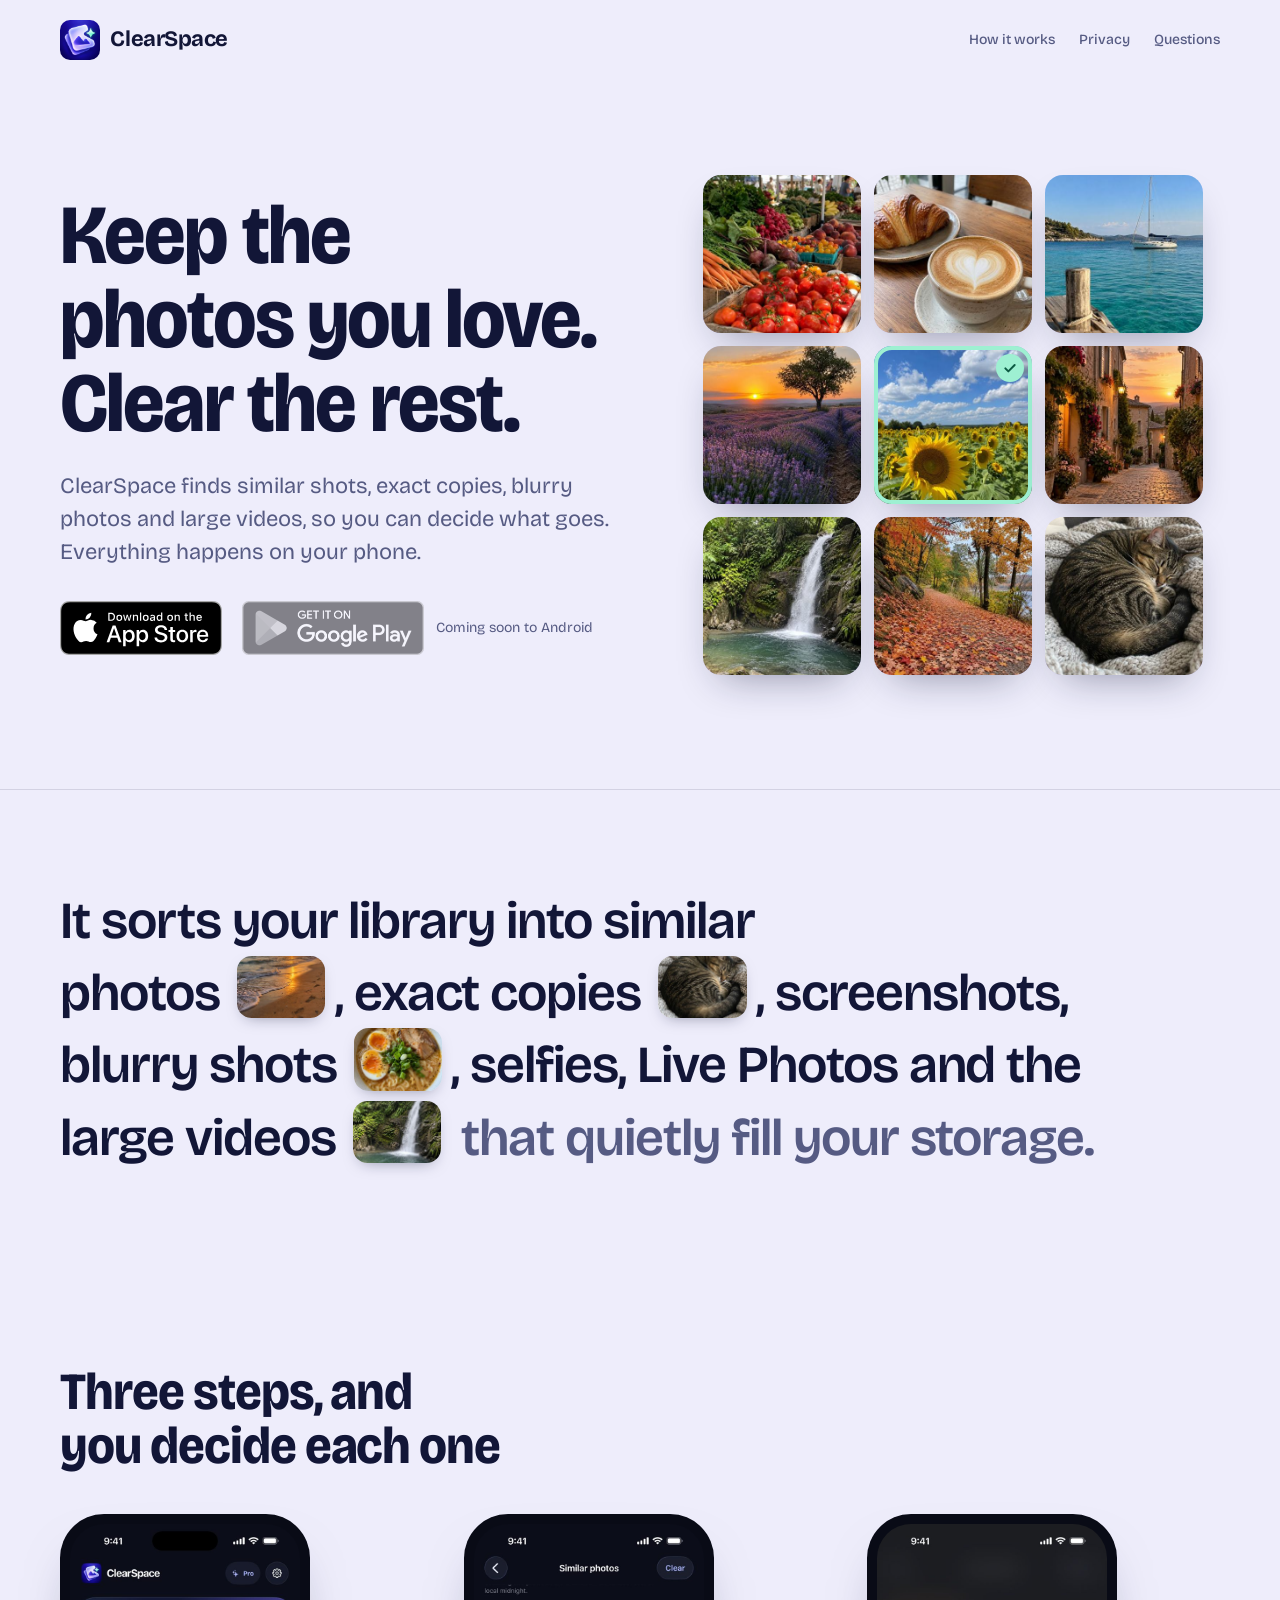
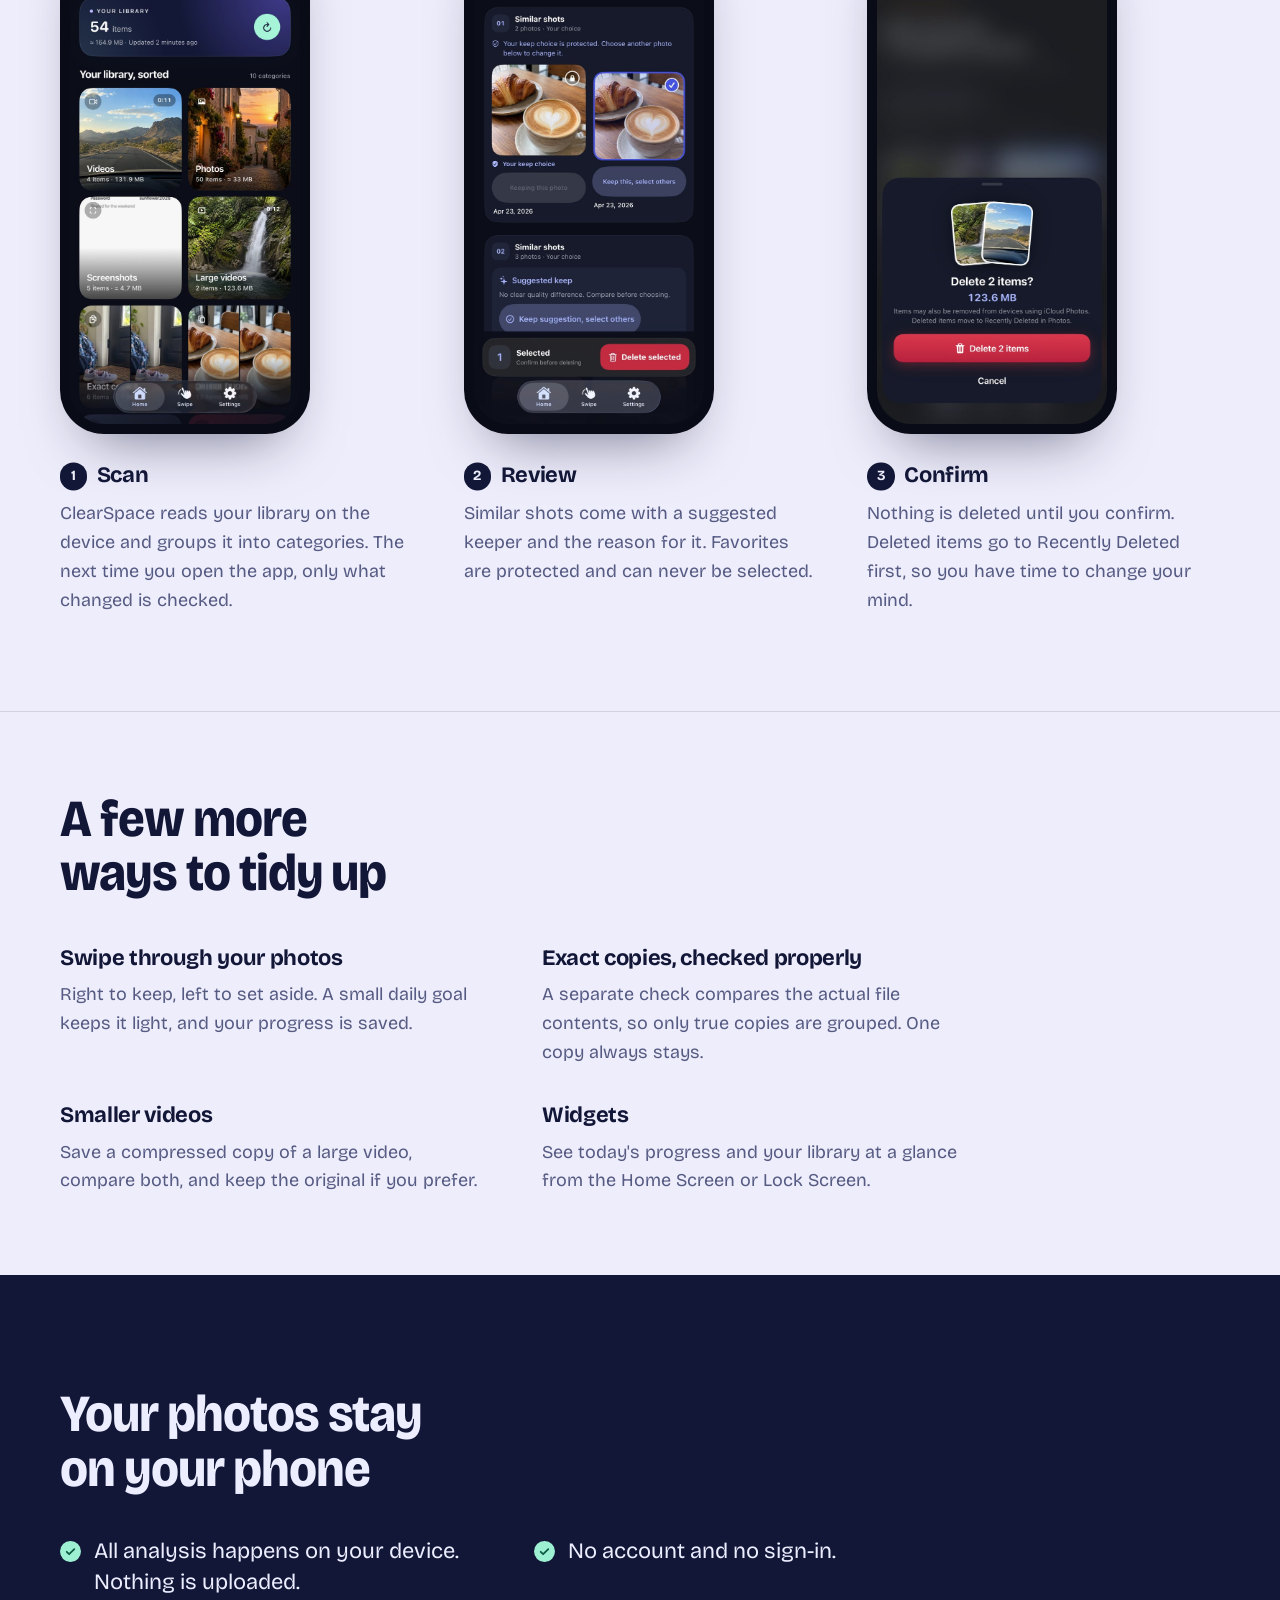
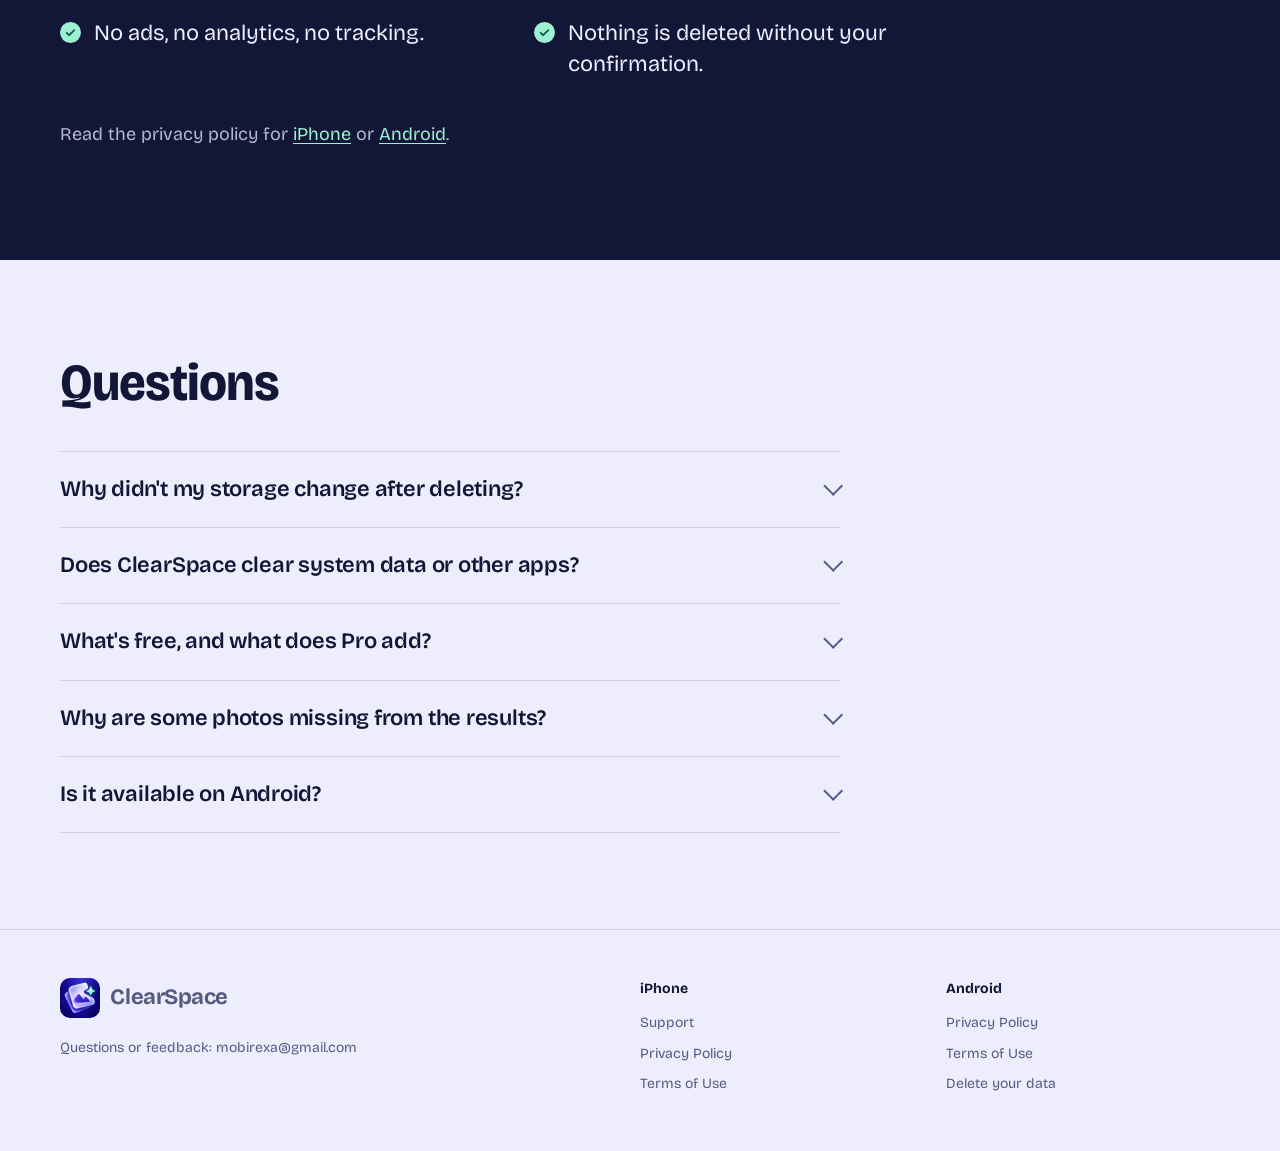
<file: index.html>
<!doctype html>
<html lang="en">
<head>
<meta charset="utf-8">
<meta name="viewport" content="width=device-width, initial-scale=1">
<title>ClearSpace – Photo Cleanup for iPhone and Android</title>
<meta name="description" content="ClearSpace finds similar shots, exact copies, blurry photos and large videos, so you can decide what goes. Everything happens on your phone.">
<meta property="og:title" content="ClearSpace – Photo Cleanup">
<meta property="og:description" content="Find similar shots, exact copies, blurry photos and large videos. Your photos never leave your phone.">
<meta property="og:image" content="https://clearspaceapp.github.io/img/icon.png">
<link rel="icon" href="img/icon.png">
<link rel="apple-touch-icon" href="img/icon.png">
<link rel="preconnect" href="https://fonts.googleapis.com">
<link rel="preconnect" href="https://fonts.gstatic.com" crossorigin>
<link rel="stylesheet" href="https://fonts.googleapis.com/css2?family=Bricolage+Grotesque:opsz,wdth,wght@12..96,75..100,400..800&display=swap">
<link rel="stylesheet" href="assets/site.css?v=2">
</head>
<body>
<header class="site-header">
  <div class="wrap">
    <a class="brand" href="./"><img src="img/icon.png" alt="" width="40" height="40">ClearSpace</a>
    <nav class="site-nav" aria-label="Sections">
      <a href="#how">How it works</a>
      <a href="#privacy">Privacy</a>
      <a href="#faq">Questions</a>
    </nav>
  </div>
</header>

<main>
  <section class="hero">
    <div class="wrap">
      <div>
        <h1>Keep the photos you love. Clear the rest.</h1>
        <p class="lede">ClearSpace finds similar shots, exact copies, blurry photos and large videos, so you can decide what goes. Everything happens on your phone.</p>
        <div class="stores">
          <a class="store" href="https://apps.apple.com/app/id6824030612" aria-label="Download ClearSpace on the App Store">
            <img src="img/app-store-badge.svg" alt="Download on the App Store" width="162" height="54">
          </a>
          <span class="store-soon">
            <img src="img/google-play-badge.png" alt="Google Play" width="182" height="54">
            <span>Coming soon to Android</span>
          </span>
        </div>
      </div>

      <figure class="tidy" aria-label="A scattered pile of photos settling into a tidy grid; two duplicates disappear and one photo is marked as kept.">
        <!-- 3 × 3 grid; --sx/--sy/--sr is the scattered start, --col/--row the sorted place -->
        <div class="tile"      style="--i:0;--col:0;--row:0;--sx:22%;--sy:30%;--sr:-14deg"><img src="img/photos/p16.jpg" alt=""></div>
        <div class="tile"      style="--i:1;--col:1;--row:0;--sx:44%;--sy:18%;--sr:9deg"><img src="img/photos/p03.jpg" alt=""></div>
        <div class="tile"      style="--i:2;--col:2;--row:0;--sx:58%;--sy:36%;--sr:18deg"><img src="img/photos/p23.jpg" alt=""></div>
        <div class="tile"      style="--i:3;--col:0;--row:1;--sx:10%;--sy:44%;--sr:7deg"><img src="img/photos/p18.jpg" alt=""></div>
        <div class="tile kept" style="--i:4;--col:1;--row:1;--sx:34%;--sy:40%;--sr:-6deg"><img src="img/photos/p10.jpg" alt=""></div>
        <div class="tile"      style="--i:5;--col:2;--row:1;--sx:52%;--sy:52%;--sr:-16deg"><img src="img/photos/p06.jpg" alt=""></div>
        <div class="tile"      style="--i:6;--col:0;--row:2;--sx:26%;--sy:58%;--sr:12deg"><img src="img/photos/p20.jpg" alt=""></div>
        <div class="tile"      style="--i:7;--col:1;--row:2;--sx:46%;--sy:62%;--sr:-9deg"><img src="img/photos/p22.jpg" alt=""></div>
        <div class="tile"      style="--i:8;--col:2;--row:2;--sx:40%;--sy:28%;--sr:4deg"><img src="img/photos/p13.jpg" alt=""></div>
        <!-- duplicates land on their originals, then drop out -->
        <div class="tile copy" style="--i:9;--col:1;--row:0;--sx:30%;--sy:50%;--sr:20deg"><img src="img/photos/p03.jpg" alt=""></div>
        <div class="tile copy" style="--i:10;--col:2;--row:1;--sx:16%;--sy:22%;--sr:-20deg"><img src="img/photos/p06.jpg" alt=""></div>
      </figure>
    </div>
  </section>

  <section class="finds" aria-label="What ClearSpace finds">
    <div class="wrap">
      <p>
        It sorts your library into
        similar <span class="nb">photos <img class="chip" src="img/photos/p01.jpg" alt="">,</span>
        exact <span class="nb">copies <img class="chip" src="img/photos/p13.jpg" alt="">,</span>
        screenshots, blurry <span class="nb">shots <img class="chip" src="img/photos/p09.jpg" alt="">,</span>
        selfies, Live Photos and the large <span class="nb">videos <img class="chip" src="img/photos/p20.jpg" alt=""></span>
        <span class="soft">that quietly fill your storage.</span>
      </p>
    </div>
  </section>

  <section class="steps" id="how">
    <div class="wrap">
      <h2>Three steps, and you decide each one</h2>
      <ol class="step-list">
        <li>
          <figure class="phone"><img src="img/screens/home.jpg" alt="ClearSpace home screen with categories for videos, photos, screenshots and large videos." loading="lazy" width="640" height="1391"></figure>
          <h3>Scan</h3>
          <p>ClearSpace reads your library on the device and groups it into categories. The next time you open the app, only what changed is checked.</p>
        </li>
        <li>
          <figure class="phone"><img src="img/screens/similar.jpg" alt="Two similar coffee photos, one marked as your keep choice." loading="lazy" width="640" height="1391"></figure>
          <h3>Review</h3>
          <p>Similar shots come with a suggested keeper and the reason for it. Favorites are protected and can never be selected.</p>
        </li>
        <li>
          <figure class="phone"><img src="img/screens/delete.jpg" alt="Confirmation card asking to delete two items totaling 123.6 MB." loading="lazy" width="640" height="1391"></figure>
          <h3>Confirm</h3>
          <p>Nothing is deleted until you confirm. Deleted items go to Recently Deleted first, so you have time to change your mind.</p>
        </li>
      </ol>
    </div>
  </section>

  <section class="more">
    <div class="wrap">
      <h2>A few more ways to tidy up</h2>
      <dl>
        <div><dt>Swipe through your photos</dt><dd>Right to keep, left to set aside. A small daily goal keeps it light, and your progress is saved.</dd></div>
        <div><dt>Exact copies, checked properly</dt><dd>A separate check compares the actual file contents, so only true copies are grouped. One copy always stays.</dd></div>
        <div><dt>Smaller videos</dt><dd>Save a compressed copy of a large video, compare both, and keep the original if you prefer.</dd></div>
        <div><dt>Widgets</dt><dd>See today's progress and your library at a glance from the Home Screen or Lock Screen.</dd></div>
      </dl>
    </div>
  </section>

  <section class="privacy" id="privacy">
    <div class="wrap">
      <h2>Your photos stay on your phone</h2>
      <ul>
        <li>All analysis happens on your device. Nothing is uploaded.</li>
        <li>No account and no sign-in.</li>
        <li>No ads, no analytics, no tracking.</li>
        <li>Nothing is deleted without your confirmation.</li>
      </ul>
      <p>Read the privacy policy for <a href="ios/privacy.html">iPhone</a> or <a href="privacy.html">Android</a>.</p>
    </div>
  </section>

  <section class="faq" id="faq">
    <div class="wrap">
      <h2>Questions</h2>
      <details>
        <summary>Why didn't my storage change after deleting?</summary>
        <p>Deleted items move to Recently Deleted (on Android, the trash) and stay there for 30 days. Empty it in your photo app to free the space right away.</p>
      </details>
      <details>
        <summary>Does ClearSpace clear system data or other apps?</summary>
        <p>No. It organizes your photo and video library. It doesn't touch system storage, caches or other apps.</p>
      </details>
      <details>
        <summary>What's free, and what does Pro add?</summary>
        <p>Scanning, previews and reviewing are free, with a daily allowance of deletions and compressed video saves. ClearSpace Pro removes the daily limits. Prices and any free trial are shown in the app before you buy.</p>
      </details>
      <details>
        <summary>Why are some photos missing from the results?</summary>
        <p>Photos stored only in iCloud or the cloud are skipped until they're on the device. If you allowed access to selected photos only, just those are scanned.</p>
      </details>
      <details>
        <summary>Is it available on Android?</summary>
        <p>ClearSpace is on the App Store for iPhone. The Android version is coming soon to Google Play.</p>
      </details>
    </div>
  </section>
</main>

<footer class="site-footer">
  <div class="wrap">
    <div class="about">
      <a class="brand" href="./"><img src="img/icon.png" alt="" width="40" height="40">ClearSpace</a>
      <p>Questions or feedback: <a href="mailto:mobirexa@gmail.com">mobirexa@gmail.com</a></p>
    </div>
    <div>
      <h2>iPhone</h2>
      <ul>
        <li><a href="ios/support.html">Support</a></li>
        <li><a href="ios/privacy.html">Privacy Policy</a></li>
        <li><a href="https://www.apple.com/legal/internet-services/itunes/dev/stdeula/">Terms of Use</a></li>
      </ul>
    </div>
    <div>
      <h2>Android</h2>
      <ul>
        <li><a href="privacy.html">Privacy Policy</a></li>
        <li><a href="terms.html">Terms of Use</a></li>
        <li><a href="delete.html">Delete your data</a></li>
      </ul>
    </div>
  </div>
</footer>

<script>
  // Play the tidy-up once, when the hero is on screen.
  const tidy = document.querySelector('.tidy');
  if (tidy && 'IntersectionObserver' in window) {
    new IntersectionObserver((entries, observer) => {
      if (entries[0].isIntersecting) { tidy.classList.add('play'); observer.disconnect(); }
    }).observe(tidy);
  }
</script>
</body>
</html>
</file>
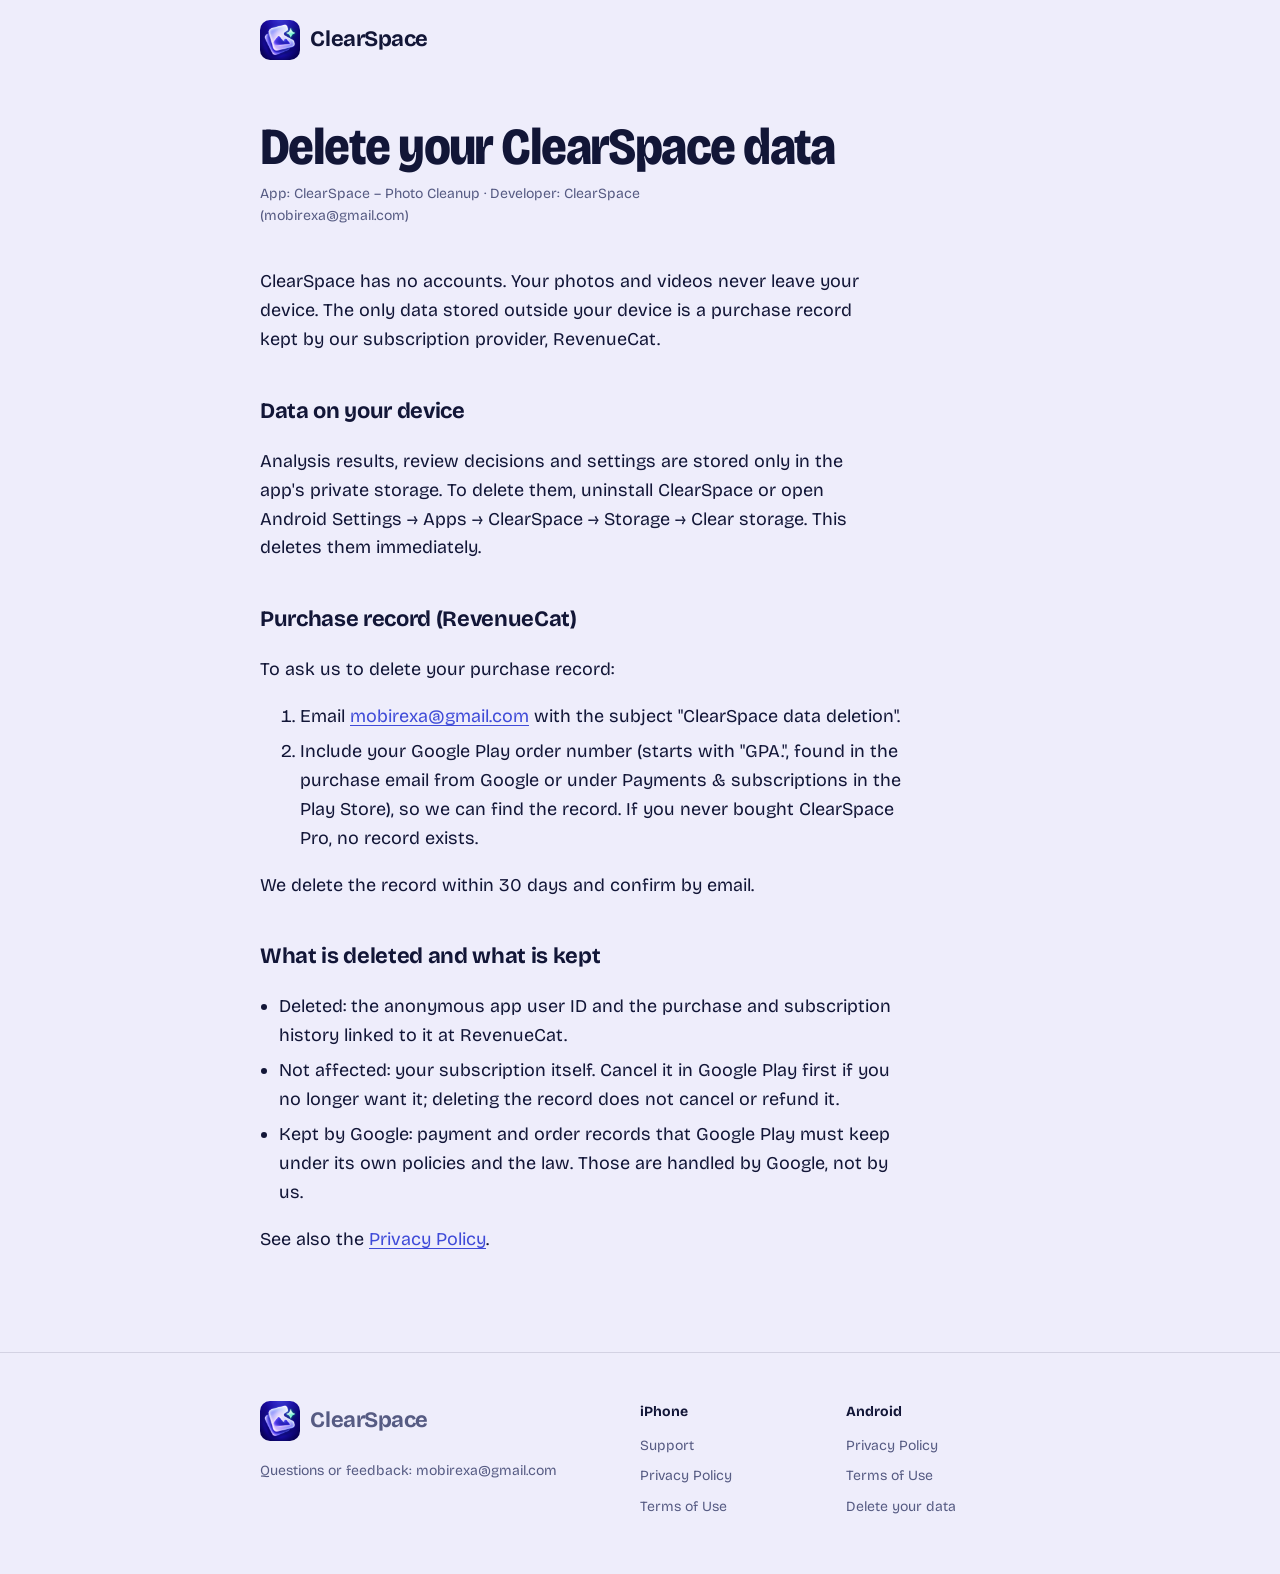
<file: delete.html>
<!doctype html>
<html lang="en">
<head>
<meta charset="utf-8">
<meta name="viewport" content="width=device-width, initial-scale=1">
<title>ClearSpace Data Deletion</title>
<link rel="icon" href="img/icon.png">
<link rel="preconnect" href="https://fonts.googleapis.com">
<link rel="preconnect" href="https://fonts.gstatic.com" crossorigin>
<link rel="stylesheet" href="https://fonts.googleapis.com/css2?family=Bricolage+Grotesque:opsz,wdth,wght@12..96,75..100,400..800&display=swap">
<link rel="stylesheet" href="assets/site.css?v=2">
</head>
<body>
<header class="site-header">
  <div class="wrap">
    <a class="brand" href="./"><img src="img/icon.png" alt="" width="40" height="40">ClearSpace</a>
  </div>
</header>
<main class="doc">
<div class="wrap">
<h1>Delete your ClearSpace data</h1>
<p class="meta">App: ClearSpace – Photo Cleanup · Developer: ClearSpace (mobirexa@gmail.com)</p>

<p>ClearSpace has no accounts. Your photos and videos never leave your device. The only data stored outside your device is a purchase record kept by our subscription provider, RevenueCat.</p>

<h2>Data on your device</h2>
<p>Analysis results, review decisions and settings are stored only in the app's private storage. To delete them, uninstall ClearSpace or open Android Settings → Apps → ClearSpace → Storage → Clear storage. This deletes them immediately.</p>

<h2>Purchase record (RevenueCat)</h2>
<p>To ask us to delete your purchase record:</p>
<ol>
  <li>Email <a href="mailto:mobirexa@gmail.com?subject=ClearSpace%20data%20deletion">mobirexa@gmail.com</a> with the subject "ClearSpace data deletion".</li>
  <li>Include your Google Play order number (starts with "GPA.", found in the purchase email from Google or under Payments &amp; subscriptions in the Play Store), so we can find the record. If you never bought ClearSpace Pro, no record exists.</li>
</ol>
<p>We delete the record within 30 days and confirm by email.</p>

<h2>What is deleted and what is kept</h2>
<ul>
  <li>Deleted: the anonymous app user ID and the purchase and subscription history linked to it at RevenueCat.</li>
  <li>Not affected: your subscription itself. Cancel it in Google Play first if you no longer want it; deleting the record does not cancel or refund it.</li>
  <li>Kept by Google: payment and order records that Google Play must keep under its own policies and the law. Those are handled by Google, not by us.</li>
</ul>

<p>See also the <a href="privacy.html">Privacy Policy</a>.</p>
</div>
</main>
<footer class="site-footer">
  <div class="wrap">
    <div class="about">
      <a class="brand" href="./"><img src="img/icon.png" alt="" width="40" height="40">ClearSpace</a>
      <p>Questions or feedback: <a href="mailto:mobirexa@gmail.com">mobirexa@gmail.com</a></p>
    </div>
    <div>
      <h2>iPhone</h2>
      <ul>
        <li><a href="ios/support.html">Support</a></li>
        <li><a href="ios/privacy.html">Privacy Policy</a></li>
        <li><a href="https://www.apple.com/legal/internet-services/itunes/dev/stdeula/">Terms of Use</a></li>
      </ul>
    </div>
    <div>
      <h2>Android</h2>
      <ul>
        <li><a href="privacy.html">Privacy Policy</a></li>
        <li><a href="terms.html">Terms of Use</a></li>
        <li><a href="delete.html">Delete your data</a></li>
      </ul>
    </div>
  </div>
</footer>
</body>
</html>
</file>
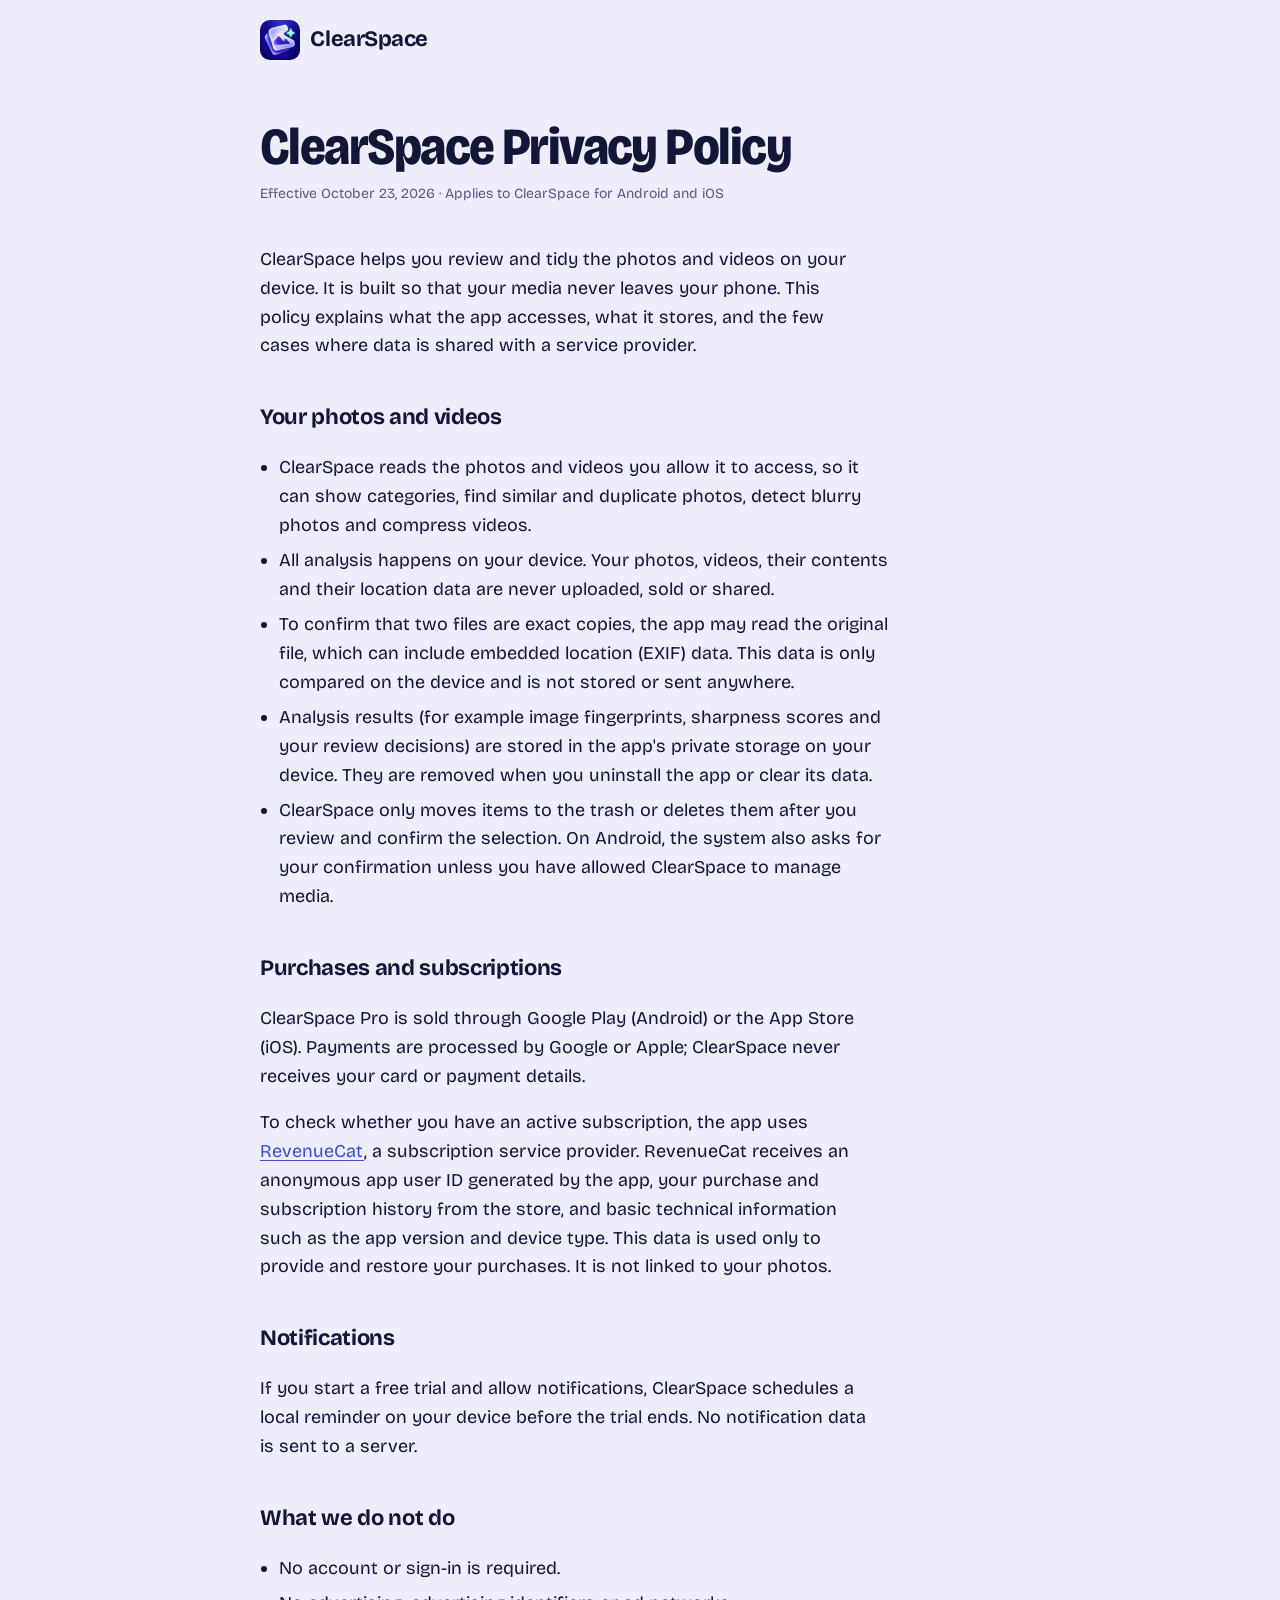
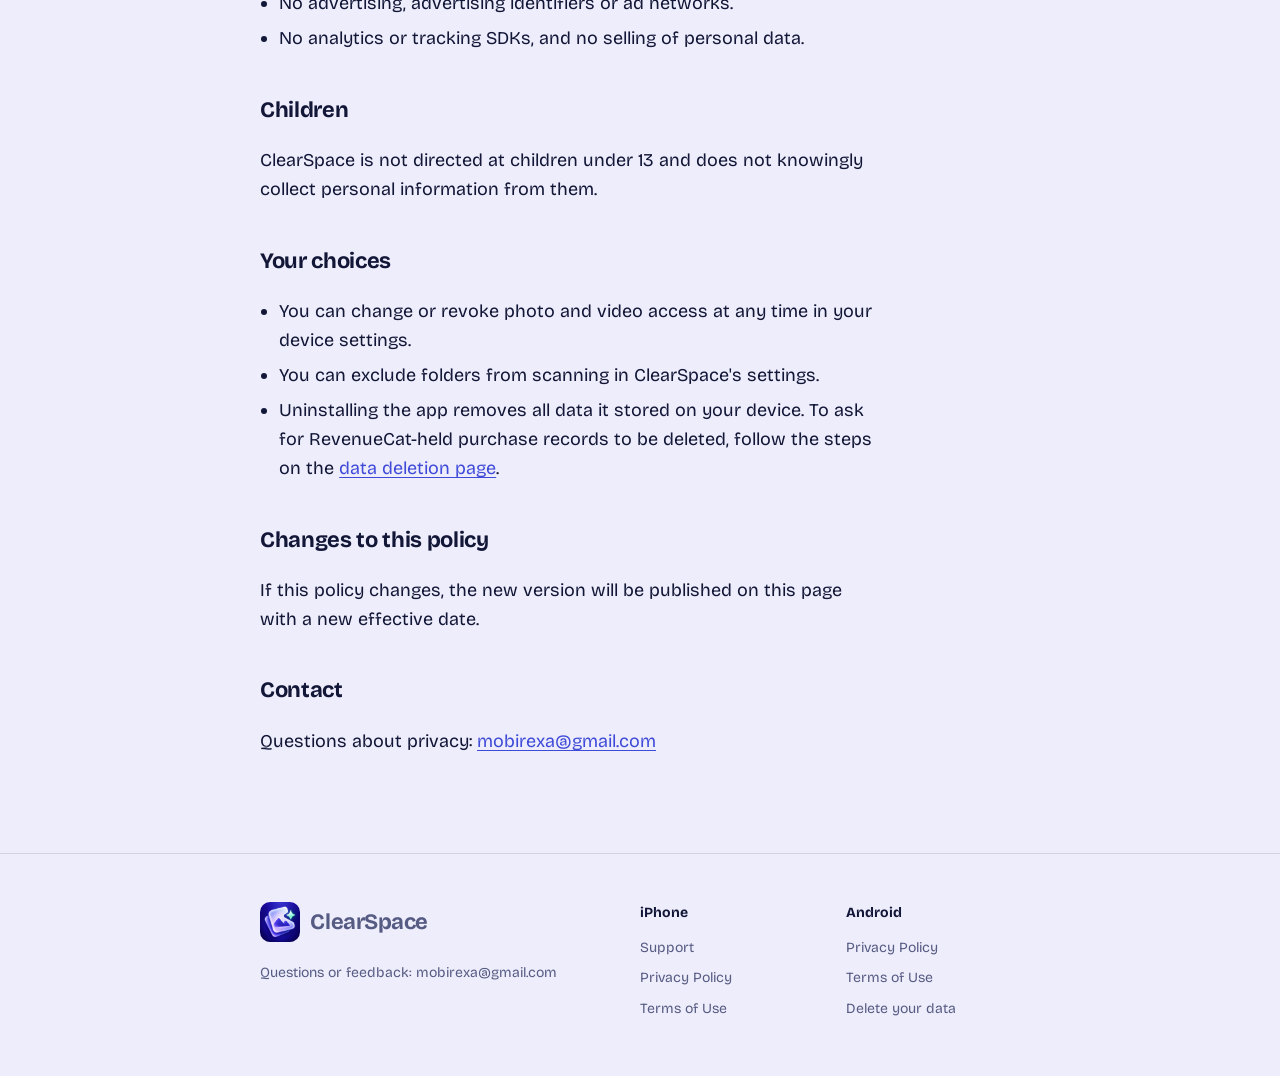
<file: privacy.html>
<!doctype html>
<html lang="en">
<head>
<meta charset="utf-8">
<meta name="viewport" content="width=device-width, initial-scale=1">
<title>ClearSpace Privacy Policy</title>
<link rel="icon" href="img/icon.png">
<link rel="preconnect" href="https://fonts.googleapis.com">
<link rel="preconnect" href="https://fonts.gstatic.com" crossorigin>
<link rel="stylesheet" href="https://fonts.googleapis.com/css2?family=Bricolage+Grotesque:opsz,wdth,wght@12..96,75..100,400..800&display=swap">
<link rel="stylesheet" href="assets/site.css?v=2">
</head>
<body>
<header class="site-header">
  <div class="wrap">
    <a class="brand" href="./"><img src="img/icon.png" alt="" width="40" height="40">ClearSpace</a>
  </div>
</header>
<main class="doc">
<div class="wrap">
<h1>ClearSpace Privacy Policy</h1>
<p class="meta">Effective October 23, 2026 · Applies to ClearSpace for Android and iOS</p>

<p>ClearSpace helps you review and tidy the photos and videos on your device. It is built so that your media never leaves your phone. This policy explains what the app accesses, what it stores, and the few cases where data is shared with a service provider.</p>

<h2>Your photos and videos</h2>
<ul>
  <li>ClearSpace reads the photos and videos you allow it to access, so it can show categories, find similar and duplicate photos, detect blurry photos and compress videos.</li>
  <li>All analysis happens on your device. Your photos, videos, their contents and their location data are never uploaded, sold or shared.</li>
  <li>To confirm that two files are exact copies, the app may read the original file, which can include embedded location (EXIF) data. This data is only compared on the device and is not stored or sent anywhere.</li>
  <li>Analysis results (for example image fingerprints, sharpness scores and your review decisions) are stored in the app's private storage on your device. They are removed when you uninstall the app or clear its data.</li>
  <li>ClearSpace only moves items to the trash or deletes them after you review and confirm the selection. On Android, the system also asks for your confirmation unless you have allowed ClearSpace to manage media.</li>
</ul>

<h2>Purchases and subscriptions</h2>
<p>ClearSpace Pro is sold through Google Play (Android) or the App Store (iOS). Payments are processed by Google or Apple; ClearSpace never receives your card or payment details.</p>
<p>To check whether you have an active subscription, the app uses <a href="https://www.revenuecat.com/privacy">RevenueCat</a>, a subscription service provider. RevenueCat receives an anonymous app user ID generated by the app, your purchase and subscription history from the store, and basic technical information such as the app version and device type. This data is used only to provide and restore your purchases. It is not linked to your photos.</p>

<h2>Notifications</h2>
<p>If you start a free trial and allow notifications, ClearSpace schedules a local reminder on your device before the trial ends. No notification data is sent to a server.</p>

<h2>What we do not do</h2>
<ul>
  <li>No account or sign-in is required.</li>
  <li>No advertising, advertising identifiers or ad networks.</li>
  <li>No analytics or tracking SDKs, and no selling of personal data.</li>
</ul>

<h2>Children</h2>
<p>ClearSpace is not directed at children under 13 and does not knowingly collect personal information from them.</p>

<h2>Your choices</h2>
<ul>
  <li>You can change or revoke photo and video access at any time in your device settings.</li>
  <li>You can exclude folders from scanning in ClearSpace's settings.</li>
  <li>Uninstalling the app removes all data it stored on your device. To ask for RevenueCat-held purchase records to be deleted, follow the steps on the <a href="delete.html">data deletion page</a>.</li>
</ul>

<h2>Changes to this policy</h2>
<p>If this policy changes, the new version will be published on this page with a new effective date.</p>

<h2>Contact</h2>
<p>Questions about privacy: <a href="mailto:mobirexa@gmail.com">mobirexa@gmail.com</a></p>
</div>
</main>
<footer class="site-footer">
  <div class="wrap">
    <div class="about">
      <a class="brand" href="./"><img src="img/icon.png" alt="" width="40" height="40">ClearSpace</a>
      <p>Questions or feedback: <a href="mailto:mobirexa@gmail.com">mobirexa@gmail.com</a></p>
    </div>
    <div>
      <h2>iPhone</h2>
      <ul>
        <li><a href="ios/support.html">Support</a></li>
        <li><a href="ios/privacy.html">Privacy Policy</a></li>
        <li><a href="https://www.apple.com/legal/internet-services/itunes/dev/stdeula/">Terms of Use</a></li>
      </ul>
    </div>
    <div>
      <h2>Android</h2>
      <ul>
        <li><a href="privacy.html">Privacy Policy</a></li>
        <li><a href="terms.html">Terms of Use</a></li>
        <li><a href="delete.html">Delete your data</a></li>
      </ul>
    </div>
  </div>
</footer>
</body>
</html>
</file>
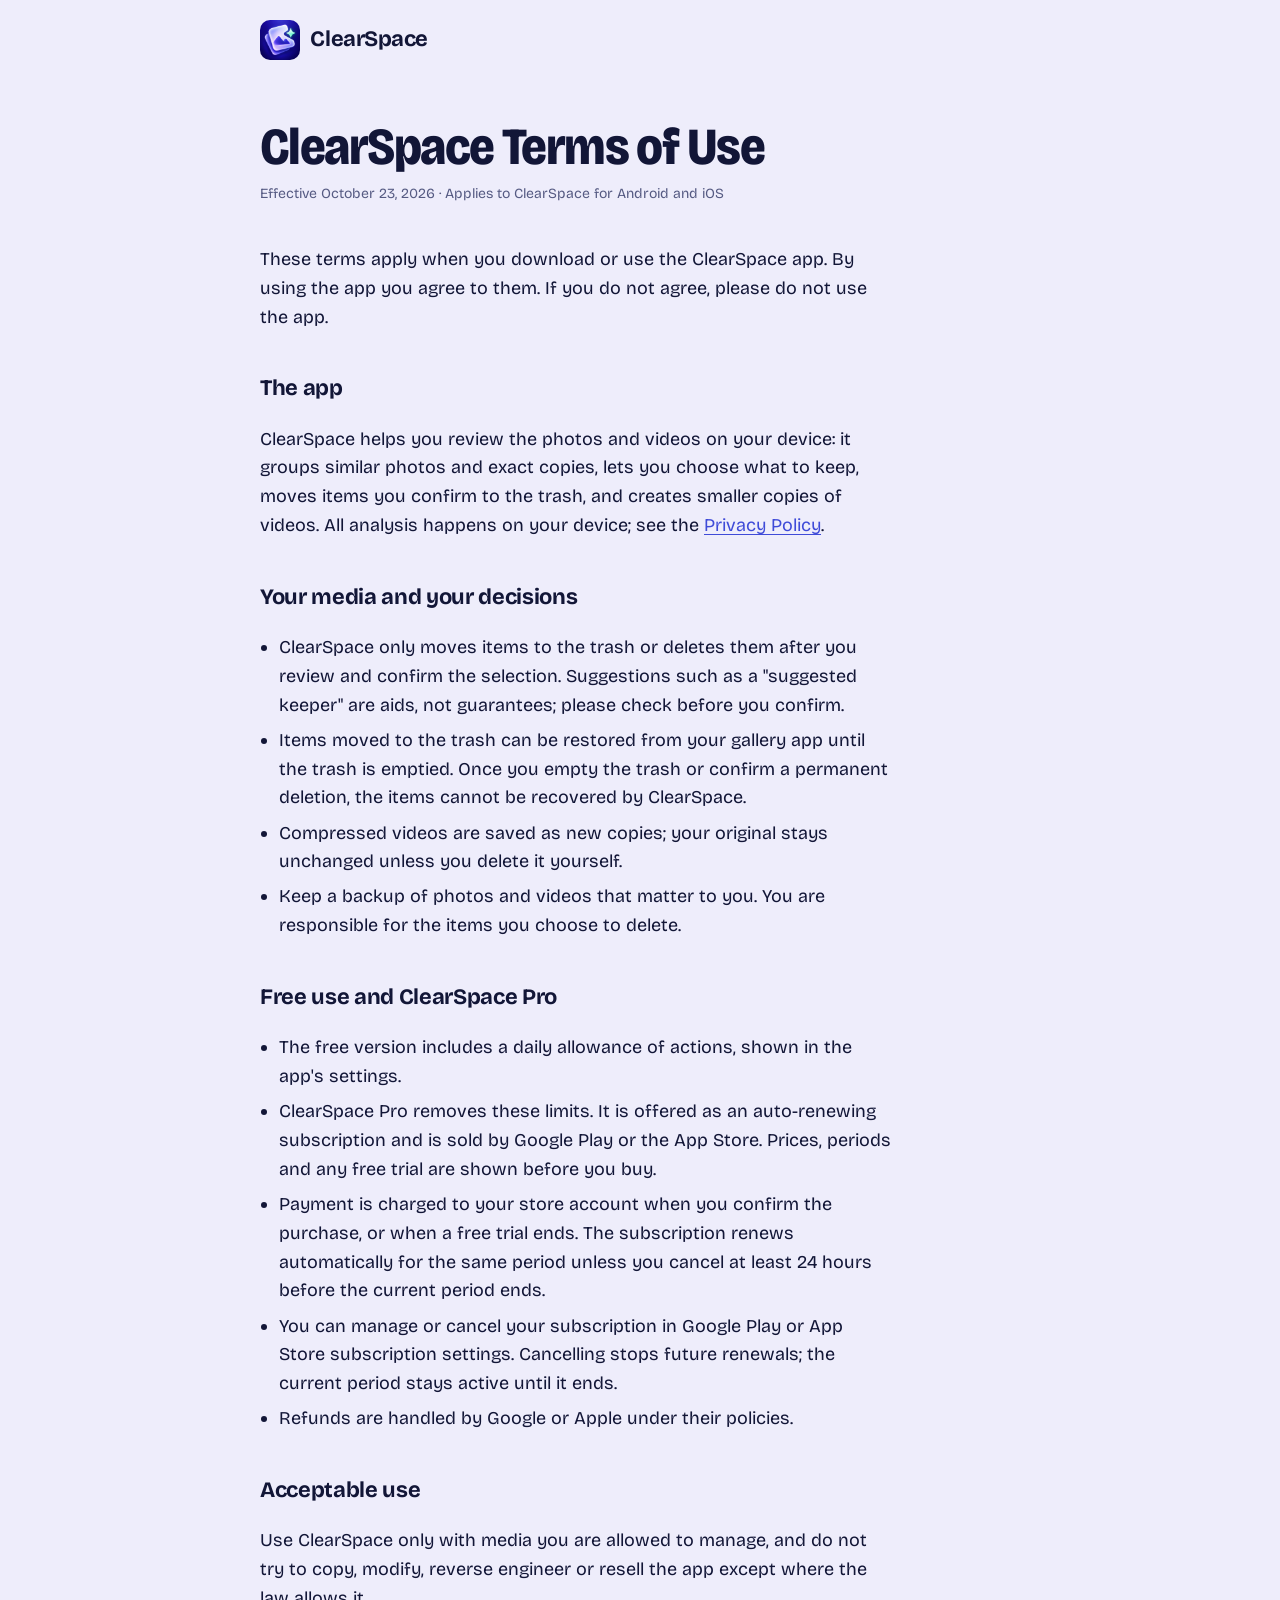
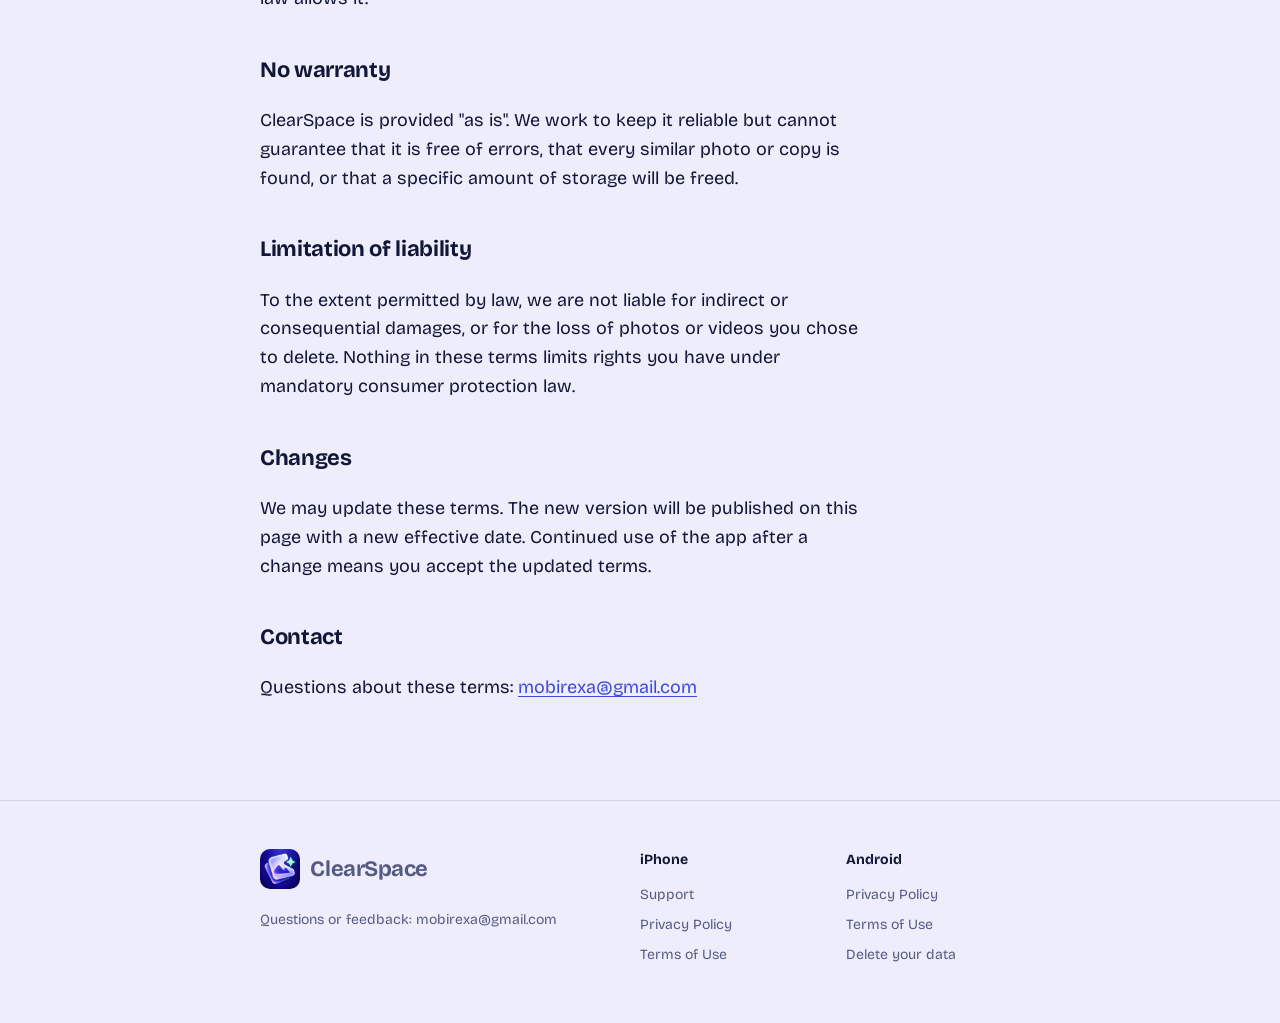
<file: terms.html>
<!doctype html>
<html lang="en">
<head>
<meta charset="utf-8">
<meta name="viewport" content="width=device-width, initial-scale=1">
<title>ClearSpace Terms of Use</title>
<link rel="icon" href="img/icon.png">
<link rel="preconnect" href="https://fonts.googleapis.com">
<link rel="preconnect" href="https://fonts.gstatic.com" crossorigin>
<link rel="stylesheet" href="https://fonts.googleapis.com/css2?family=Bricolage+Grotesque:opsz,wdth,wght@12..96,75..100,400..800&display=swap">
<link rel="stylesheet" href="assets/site.css?v=2">
</head>
<body>
<header class="site-header">
  <div class="wrap">
    <a class="brand" href="./"><img src="img/icon.png" alt="" width="40" height="40">ClearSpace</a>
  </div>
</header>
<main class="doc">
<div class="wrap">
<h1>ClearSpace Terms of Use</h1>
<p class="meta">Effective October 23, 2026 · Applies to ClearSpace for Android and iOS</p>

<p>These terms apply when you download or use the ClearSpace app. By using the app you agree to them. If you do not agree, please do not use the app.</p>

<h2>The app</h2>
<p>ClearSpace helps you review the photos and videos on your device: it groups similar photos and exact copies, lets you choose what to keep, moves items you confirm to the trash, and creates smaller copies of videos. All analysis happens on your device; see the <a href="privacy.html">Privacy Policy</a>.</p>

<h2>Your media and your decisions</h2>
<ul>
  <li>ClearSpace only moves items to the trash or deletes them after you review and confirm the selection. Suggestions such as a "suggested keeper" are aids, not guarantees; please check before you confirm.</li>
  <li>Items moved to the trash can be restored from your gallery app until the trash is emptied. Once you empty the trash or confirm a permanent deletion, the items cannot be recovered by ClearSpace.</li>
  <li>Compressed videos are saved as new copies; your original stays unchanged unless you delete it yourself.</li>
  <li>Keep a backup of photos and videos that matter to you. You are responsible for the items you choose to delete.</li>
</ul>

<h2>Free use and ClearSpace Pro</h2>
<ul>
  <li>The free version includes a daily allowance of actions, shown in the app's settings.</li>
  <li>ClearSpace Pro removes these limits. It is offered as an auto-renewing subscription and is sold by Google Play or the App Store. Prices, periods and any free trial are shown before you buy.</li>
  <li>Payment is charged to your store account when you confirm the purchase, or when a free trial ends. The subscription renews automatically for the same period unless you cancel at least 24 hours before the current period ends.</li>
  <li>You can manage or cancel your subscription in Google Play or App Store subscription settings. Cancelling stops future renewals; the current period stays active until it ends.</li>
  <li>Refunds are handled by Google or Apple under their policies.</li>
</ul>

<h2>Acceptable use</h2>
<p>Use ClearSpace only with media you are allowed to manage, and do not try to copy, modify, reverse engineer or resell the app except where the law allows it.</p>

<h2>No warranty</h2>
<p>ClearSpace is provided "as is". We work to keep it reliable but cannot guarantee that it is free of errors, that every similar photo or copy is found, or that a specific amount of storage will be freed.</p>

<h2>Limitation of liability</h2>
<p>To the extent permitted by law, we are not liable for indirect or consequential damages, or for the loss of photos or videos you chose to delete. Nothing in these terms limits rights you have under mandatory consumer protection law.</p>

<h2>Changes</h2>
<p>We may update these terms. The new version will be published on this page with a new effective date. Continued use of the app after a change means you accept the updated terms.</p>

<h2>Contact</h2>
<p>Questions about these terms: <a href="mailto:mobirexa@gmail.com">mobirexa@gmail.com</a></p>
</div>
</main>
<footer class="site-footer">
  <div class="wrap">
    <div class="about">
      <a class="brand" href="./"><img src="img/icon.png" alt="" width="40" height="40">ClearSpace</a>
      <p>Questions or feedback: <a href="mailto:mobirexa@gmail.com">mobirexa@gmail.com</a></p>
    </div>
    <div>
      <h2>iPhone</h2>
      <ul>
        <li><a href="ios/support.html">Support</a></li>
        <li><a href="ios/privacy.html">Privacy Policy</a></li>
        <li><a href="https://www.apple.com/legal/internet-services/itunes/dev/stdeula/">Terms of Use</a></li>
      </ul>
    </div>
    <div>
      <h2>Android</h2>
      <ul>
        <li><a href="privacy.html">Privacy Policy</a></li>
        <li><a href="terms.html">Terms of Use</a></li>
        <li><a href="delete.html">Delete your data</a></li>
      </ul>
    </div>
  </div>
</footer>
</body>
</html>
</file>
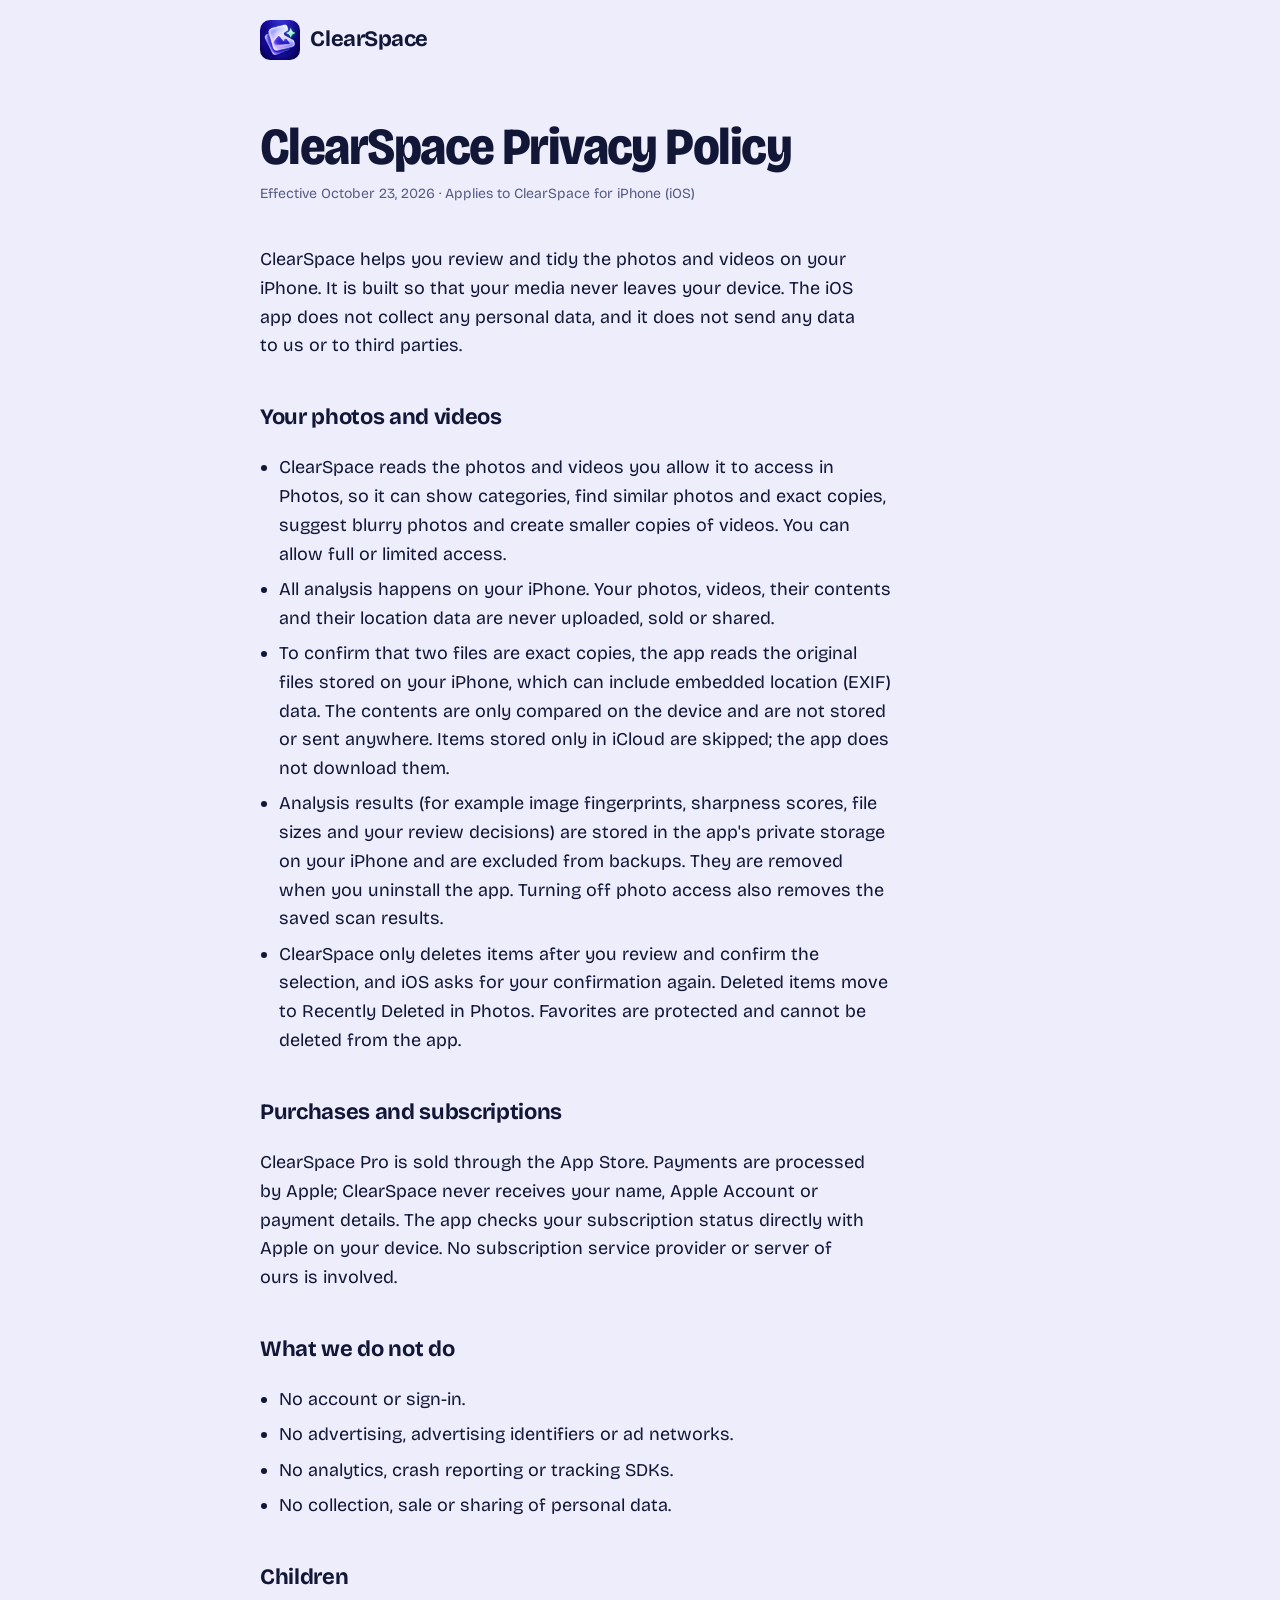
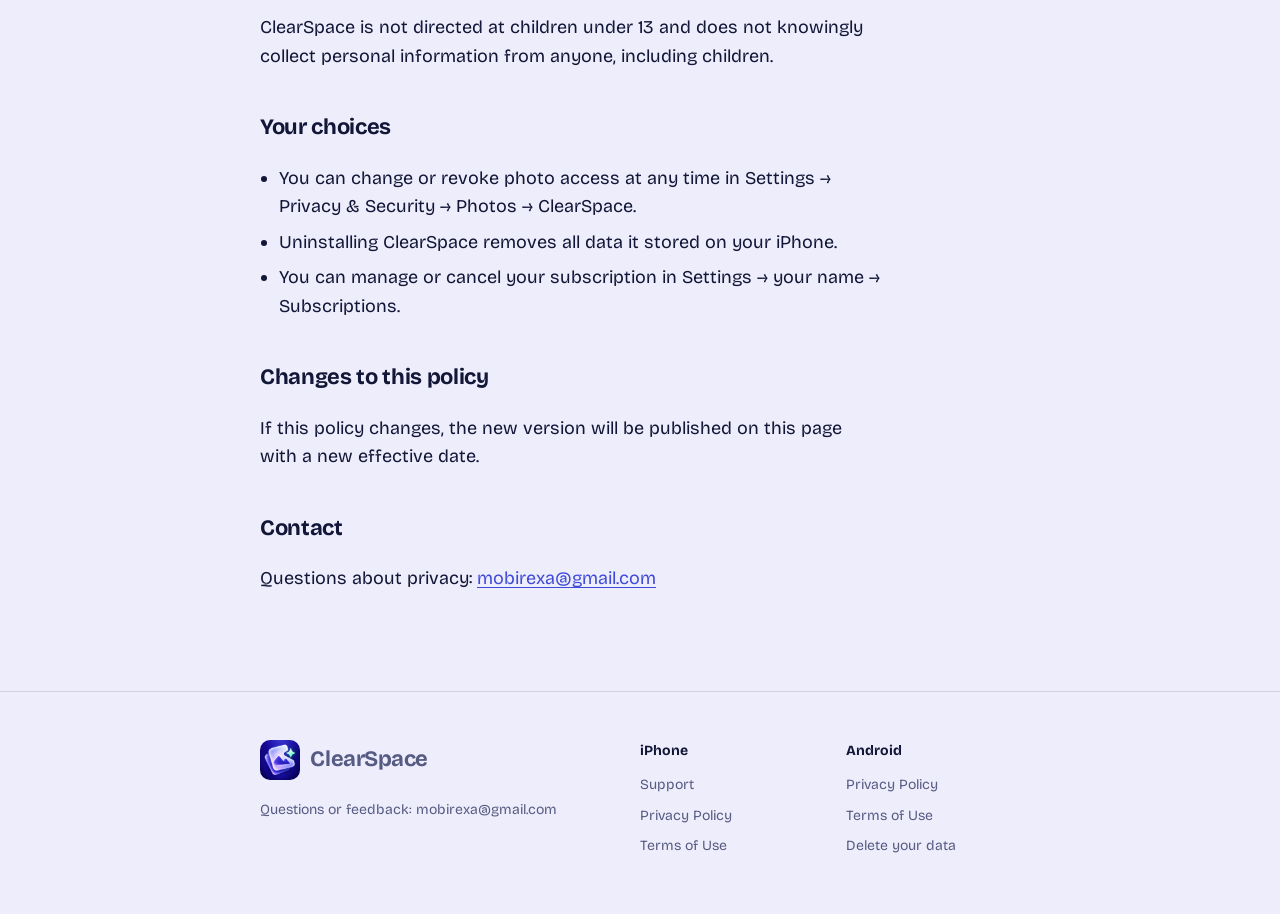
<file: ios/privacy.html>
<!doctype html>
<html lang="en">
<head>
<meta charset="utf-8">
<meta name="viewport" content="width=device-width, initial-scale=1">
<title>ClearSpace for iPhone – Privacy Policy</title>
<link rel="icon" href="../img/icon.png">
<link rel="preconnect" href="https://fonts.googleapis.com">
<link rel="preconnect" href="https://fonts.gstatic.com" crossorigin>
<link rel="stylesheet" href="https://fonts.googleapis.com/css2?family=Bricolage+Grotesque:opsz,wdth,wght@12..96,75..100,400..800&display=swap">
<link rel="stylesheet" href="../assets/site.css?v=2">
</head>
<body>
<header class="site-header">
  <div class="wrap">
    <a class="brand" href=".././"><img src="../img/icon.png" alt="" width="40" height="40">ClearSpace</a>
  </div>
</header>
<main class="doc">
<div class="wrap">
<h1>ClearSpace Privacy Policy</h1>
<p class="meta">Effective October 23, 2026 · Applies to ClearSpace for iPhone (iOS)</p>

<p>ClearSpace helps you review and tidy the photos and videos on your iPhone. It is built so that your media never leaves your device. The iOS app does not collect any personal data, and it does not send any data to us or to third parties.</p>

<h2>Your photos and videos</h2>
<ul>
  <li>ClearSpace reads the photos and videos you allow it to access in Photos, so it can show categories, find similar photos and exact copies, suggest blurry photos and create smaller copies of videos. You can allow full or limited access.</li>
  <li>All analysis happens on your iPhone. Your photos, videos, their contents and their location data are never uploaded, sold or shared.</li>
  <li>To confirm that two files are exact copies, the app reads the original files stored on your iPhone, which can include embedded location (EXIF) data. The contents are only compared on the device and are not stored or sent anywhere. Items stored only in iCloud are skipped; the app does not download them.</li>
  <li>Analysis results (for example image fingerprints, sharpness scores, file sizes and your review decisions) are stored in the app's private storage on your iPhone and are excluded from backups. They are removed when you uninstall the app. Turning off photo access also removes the saved scan results.</li>
  <li>ClearSpace only deletes items after you review and confirm the selection, and iOS asks for your confirmation again. Deleted items move to Recently Deleted in Photos. Favorites are protected and cannot be deleted from the app.</li>
</ul>

<h2>Purchases and subscriptions</h2>
<p>ClearSpace Pro is sold through the App Store. Payments are processed by Apple; ClearSpace never receives your name, Apple Account or payment details. The app checks your subscription status directly with Apple on your device. No subscription service provider or server of ours is involved.</p>

<h2>What we do not do</h2>
<ul>
  <li>No account or sign-in.</li>
  <li>No advertising, advertising identifiers or ad networks.</li>
  <li>No analytics, crash reporting or tracking SDKs.</li>
  <li>No collection, sale or sharing of personal data.</li>
</ul>

<h2>Children</h2>
<p>ClearSpace is not directed at children under 13 and does not knowingly collect personal information from anyone, including children.</p>

<h2>Your choices</h2>
<ul>
  <li>You can change or revoke photo access at any time in Settings → Privacy &amp; Security → Photos → ClearSpace.</li>
  <li>Uninstalling ClearSpace removes all data it stored on your iPhone.</li>
  <li>You can manage or cancel your subscription in Settings → your name → Subscriptions.</li>
</ul>

<h2>Changes to this policy</h2>
<p>If this policy changes, the new version will be published on this page with a new effective date.</p>

<h2>Contact</h2>
<p>Questions about privacy: <a href="mailto:mobirexa@gmail.com">mobirexa@gmail.com</a></p>
</div>
</main>
<footer class="site-footer">
  <div class="wrap">
    <div class="about">
      <a class="brand" href=".././"><img src="../img/icon.png" alt="" width="40" height="40">ClearSpace</a>
      <p>Questions or feedback: <a href="mailto:mobirexa@gmail.com">mobirexa@gmail.com</a></p>
    </div>
    <div>
      <h2>iPhone</h2>
      <ul>
        <li><a href="../ios/support.html">Support</a></li>
        <li><a href="../ios/privacy.html">Privacy Policy</a></li>
        <li><a href="https://www.apple.com/legal/internet-services/itunes/dev/stdeula/">Terms of Use</a></li>
      </ul>
    </div>
    <div>
      <h2>Android</h2>
      <ul>
        <li><a href="../privacy.html">Privacy Policy</a></li>
        <li><a href="../terms.html">Terms of Use</a></li>
        <li><a href="../delete.html">Delete your data</a></li>
      </ul>
    </div>
  </div>
</footer>
</body>
</html>
</file>
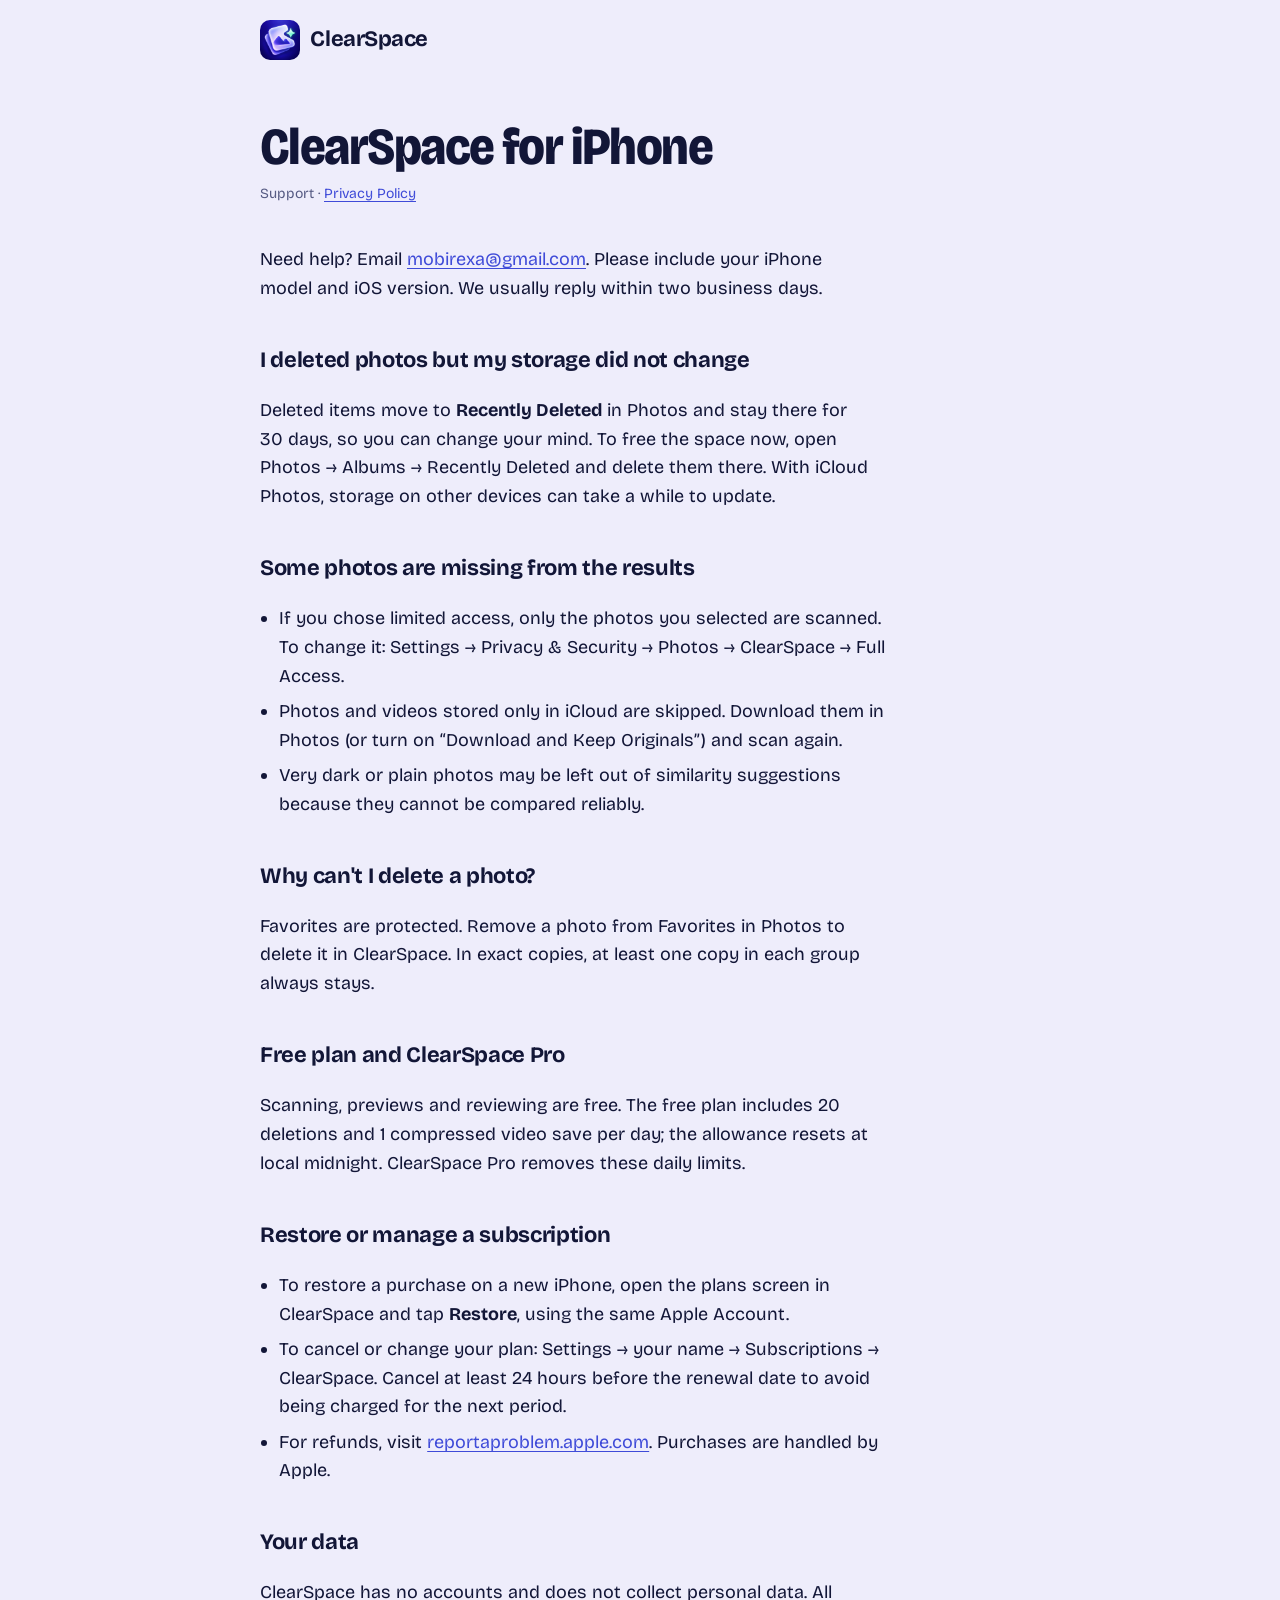
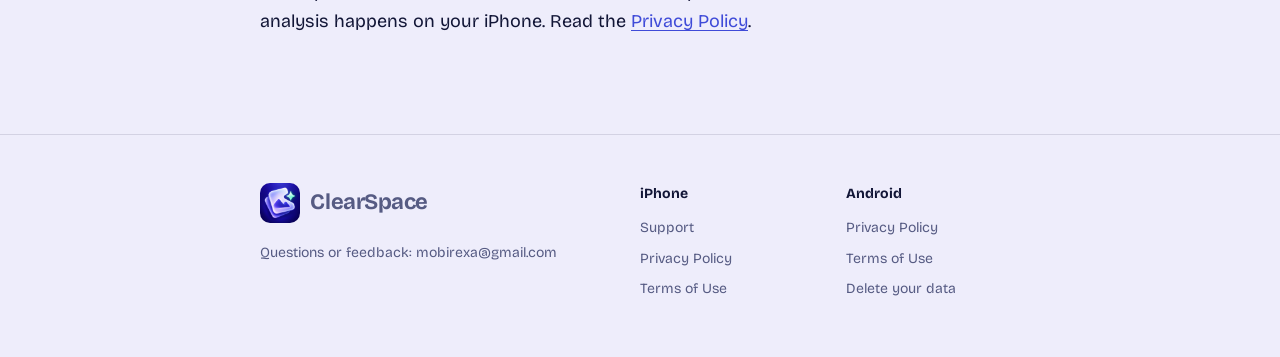
<file: ios/support.html>
<!doctype html>
<html lang="en">
<head>
<meta charset="utf-8">
<meta name="viewport" content="width=device-width, initial-scale=1">
<title>ClearSpace for iPhone – Support</title>
<link rel="icon" href="../img/icon.png">
<link rel="preconnect" href="https://fonts.googleapis.com">
<link rel="preconnect" href="https://fonts.gstatic.com" crossorigin>
<link rel="stylesheet" href="https://fonts.googleapis.com/css2?family=Bricolage+Grotesque:opsz,wdth,wght@12..96,75..100,400..800&display=swap">
<link rel="stylesheet" href="../assets/site.css?v=2">
</head>
<body>
<header class="site-header">
  <div class="wrap">
    <a class="brand" href=".././"><img src="../img/icon.png" alt="" width="40" height="40">ClearSpace</a>
  </div>
</header>
<main class="doc">
<div class="wrap">
<h1>ClearSpace for iPhone</h1>
<p class="meta">Support · <a href="privacy.html">Privacy Policy</a></p>

<p>Need help? Email <a href="mailto:mobirexa@gmail.com?subject=ClearSpace%20iOS%20support">mobirexa@gmail.com</a>. Please include your iPhone model and iOS version. We usually reply within two business days.</p>

<h2>I deleted photos but my storage did not change</h2>
<p>Deleted items move to <strong>Recently Deleted</strong> in Photos and stay there for 30 days, so you can change your mind. To free the space now, open Photos → Albums → Recently Deleted and delete them there. With iCloud Photos, storage on other devices can take a while to update.</p>

<h2>Some photos are missing from the results</h2>
<ul>
  <li>If you chose limited access, only the photos you selected are scanned. To change it: Settings → Privacy &amp; Security → Photos → ClearSpace → Full Access.</li>
  <li>Photos and videos stored only in iCloud are skipped. Download them in Photos (or turn on “Download and Keep Originals”) and scan again.</li>
  <li>Very dark or plain photos may be left out of similarity suggestions because they cannot be compared reliably.</li>
</ul>

<h2>Why can't I delete a photo?</h2>
<p>Favorites are protected. Remove a photo from Favorites in Photos to delete it in ClearSpace. In exact copies, at least one copy in each group always stays.</p>

<h2>Free plan and ClearSpace Pro</h2>
<p>Scanning, previews and reviewing are free. The free plan includes 20 deletions and 1 compressed video save per day; the allowance resets at local midnight. ClearSpace Pro removes these daily limits.</p>

<h2>Restore or manage a subscription</h2>
<ul>
  <li>To restore a purchase on a new iPhone, open the plans screen in ClearSpace and tap <strong>Restore</strong>, using the same Apple Account.</li>
  <li>To cancel or change your plan: Settings → your name → Subscriptions → ClearSpace. Cancel at least 24 hours before the renewal date to avoid being charged for the next period.</li>
  <li>For refunds, visit <a href="https://reportaproblem.apple.com">reportaproblem.apple.com</a>. Purchases are handled by Apple.</li>
</ul>

<h2>Your data</h2>
<p>ClearSpace has no accounts and does not collect personal data. All analysis happens on your iPhone. Read the <a href="privacy.html">Privacy Policy</a>.</p>
</div>
</main>
<footer class="site-footer">
  <div class="wrap">
    <div class="about">
      <a class="brand" href=".././"><img src="../img/icon.png" alt="" width="40" height="40">ClearSpace</a>
      <p>Questions or feedback: <a href="mailto:mobirexa@gmail.com">mobirexa@gmail.com</a></p>
    </div>
    <div>
      <h2>iPhone</h2>
      <ul>
        <li><a href="../ios/support.html">Support</a></li>
        <li><a href="../ios/privacy.html">Privacy Policy</a></li>
        <li><a href="https://www.apple.com/legal/internet-services/itunes/dev/stdeula/">Terms of Use</a></li>
      </ul>
    </div>
    <div>
      <h2>Android</h2>
      <ul>
        <li><a href="../privacy.html">Privacy Policy</a></li>
        <li><a href="../terms.html">Terms of Use</a></li>
        <li><a href="../delete.html">Delete your data</a></li>
      </ul>
    </div>
  </div>
</footer>
</body>
</html>
</file>
<file: assets/site.css>
/* ClearSpace site: shared tokens, landing page and policy pages. */
:root {
  --paper: #eeedfb;
  --surface: #ffffff;
  --ink: #121637;
  --muted: #565b83;
  --indigo: #3f4bd8;
  --lilac: #c9c3ff;
  --mint: #9ef0d2;
  --mint-ink: #0d5a43;
  --line: rgba(18, 22, 55, 0.12);
  --band: #121637;
  --band-ink: #eceeff;
  --radius-photo: 18px;
  --radius-phone: 44px;
  --measure: 34em;
  --step--1: 0.875rem;
  --step-0: 1.125rem;
  --step-1: 1.375rem;
  --step-2: 1.875rem;
  --step-3: clamp(2.25rem, 1.6rem + 2.6vw, 3.25rem);
  --step-4: clamp(2.75rem, 1.7rem + 4.6vw, 5.25rem);
  color-scheme: light dark;
}

@media (prefers-color-scheme: dark) {
  :root {
    --paper: #0d1030;
    --surface: #171b44;
    --ink: #eceeff;
    --muted: #a7abd0;
    --indigo: #a9b1ff;
    --lilac: #3a3f86;
    --mint-ink: #9ef0d2;
    --line: rgba(236, 238, 255, 0.14);
    --band: #1a1f57;
  }
}

*, *::before, *::after { box-sizing: border-box; }

html { -webkit-text-size-adjust: 100%; scroll-behavior: smooth; }
@media (prefers-reduced-motion: reduce) { html { scroll-behavior: auto; } }

body {
  margin: 0;
  background: var(--paper);
  color: var(--ink);
  font: 400 var(--step-0)/1.6 "Bricolage Grotesque", system-ui, -apple-system, "Segoe UI", sans-serif;
  font-optical-sizing: auto;
}

/* height: auto keeps the aspect ratio when CSS changes the width of an image with size attributes. */
img { display: block; max-width: 100%; height: auto; }
h1, h2, h3, .finds p { text-wrap: balance; }
a { color: var(--indigo); text-underline-offset: 0.18em; }
a:focus-visible, summary:focus-visible, button:focus-visible {
  outline: 3px solid var(--indigo);
  outline-offset: 3px;
  border-radius: 6px;
}

.wrap { width: min(1160px, 100% - 2.5rem); margin-inline: auto; }

/* Header */
.site-header { padding-block: 1.25rem; }
.site-header .wrap { display: flex; align-items: center; justify-content: space-between; gap: 1rem; }
.brand {
  display: inline-flex; align-items: center; gap: 0.65rem;
  color: var(--ink); text-decoration: none;
  font-weight: 700; font-size: var(--step-1); letter-spacing: -0.02em;
}
.brand img { width: 40px; height: 40px; border-radius: 10px; }
.site-nav { display: flex; gap: 1.5rem; font-size: var(--step--1); font-weight: 500; }
.site-nav a { color: var(--muted); text-decoration: none; }
.site-nav a:hover { color: var(--ink); }
@media (max-width: 560px) { .site-nav { display: none; } }

/* Hero */
.hero { padding-block: clamp(2rem, 6vw, 5rem) clamp(3rem, 8vw, 6rem); }
.hero .wrap { display: grid; grid-template-columns: 1.05fr 1fr; gap: clamp(2rem, 5vw, 5rem); align-items: center; }
@media (max-width: 880px) { .hero .wrap { grid-template-columns: 1fr; } }

.hero h1 {
  margin: 0 0 1.5rem;
  font-size: var(--step-4);
  font-weight: 750;
  font-variation-settings: "wdth" 92;
  line-height: 1;
  letter-spacing: -0.022em;
  max-width: 12ch;
}
.hero .lede { margin: 0 0 2rem; max-width: 30em; color: var(--muted); font-size: var(--step-1); line-height: 1.5; }

.stores { display: flex; flex-wrap: wrap; align-items: center; gap: 1rem 1.25rem; }
.store img { height: 54px; width: auto; }
.store-soon { display: inline-flex; align-items: center; gap: 0.75rem; }
.store-soon img { opacity: 0.45; filter: grayscale(1); }
.store-soon span { font-size: var(--step--1); color: var(--muted); }

/* The tidy-up: a scattered pile settles into a grid; two copies drop out, one photo is kept. */
.tidy {
  position: relative;
  aspect-ratio: 1;
  max-width: 500px;
  width: 100%;
  justify-self: center;
}
.tidy figure { margin: 0; }
.tile {
  position: absolute;
  width: 31.5%;
  aspect-ratio: 1;
  border-radius: var(--radius-photo);
  overflow: hidden;
  box-shadow: 0 1px 0 rgba(255, 255, 255, 0.6) inset, 0 18px 40px -18px rgba(18, 22, 55, 0.45);
  background: var(--lilac);
  /* Final, sorted position */
  left: calc(var(--col) * 34.25%);
  top: calc(var(--row) * 34.25%);
  transform: none;
  opacity: 1;
}
.tile img { width: 100%; height: 100%; object-fit: cover; }
.tile.kept { outline: 4px solid var(--mint); outline-offset: -4px; }
.tile.kept::after {
  content: "";
  position: absolute; right: 8px; top: 8px;
  width: 28px; height: 28px; border-radius: 50%;
  background: var(--mint) url("data:image/svg+xml,%3Csvg xmlns='http://www.w3.org/2000/svg' viewBox='0 0 24 24' fill='none' stroke='%230d5a43' stroke-width='3' stroke-linecap='round' stroke-linejoin='round'%3E%3Cpath d='M5 12.5l4.5 4.5L19 7.5'/%3E%3C/svg%3E") center / 16px no-repeat;
}
.tile.copy { opacity: 0; transform: scale(0.6); }

@media (prefers-reduced-motion: no-preference) {
  .tidy.play .tile {
    animation: settle 1.4s cubic-bezier(0.2, 0.8, 0.2, 1) both;
    animation-delay: calc(0.25s + var(--i) * 0.05s);
  }
  .tidy.play .tile.copy { animation: settle 1.4s cubic-bezier(0.2, 0.8, 0.2, 1) both, dropout 0.5s ease-in 1.9s both; }
  .tidy.play .tile.kept::after { animation: pop 0.45s cubic-bezier(0.3, 1.6, 0.5, 1) 2.2s both; }
  .tidy.play .tile.kept { animation: settle 1.4s cubic-bezier(0.2, 0.8, 0.2, 1) both, ring 0.4s ease-out 2.1s both; animation-delay: calc(0.25s + var(--i) * 0.05s), 2.1s; }
}
@keyframes settle {
  from {
    left: var(--sx); top: var(--sy);
    transform: rotate(var(--sr));
  }
}
@keyframes dropout { to { opacity: 0; transform: scale(0.6); } }
@keyframes ring { from { outline-color: transparent; } }
@keyframes pop { from { transform: scale(0); } }
@media (prefers-reduced-motion: no-preference) {
  .tidy.play .tile.copy { opacity: 1; transform: none; }
}
.tidy figcaption {
  position: absolute; left: 0; right: 0; bottom: -2.25rem;
  text-align: center; font-size: var(--step--1); color: var(--muted);
}

/* What it finds: a sentence with the photos in it */
.finds { padding-block: clamp(3rem, 8vw, 6rem); border-top: 1px solid var(--line); }
.finds p {
  margin: 0;
  max-width: 24em;
  font-size: var(--step-3);
  font-weight: 600;
  line-height: 1.35;
  letter-spacing: -0.02em;
}
.finds .chip {
  display: inline-block;
  width: 1.7em; height: 1.2em;
  margin-inline: 0.12em 0.18em;
  vertical-align: -0.16em;
  border-radius: 0.28em;
  object-fit: cover;
  box-shadow: 0 6px 16px -8px rgba(18, 22, 55, 0.5);
}
.finds .soft { color: var(--muted); }
/* Keeps each photo with its word and comma on one line. */
.finds .nb { white-space: nowrap; }

/* Steps: scan, review, confirm */
.steps { padding-block: clamp(3rem, 8vw, 6rem); }
.steps h2, .privacy h2, .faq h2, .more h2 {
  margin: 0 0 2.5rem;
  font-size: var(--step-3);
  font-weight: 750;
  font-variation-settings: "wdth" 92;
  line-height: 1.05;
  letter-spacing: -0.02em;
  max-width: 18ch;
}
.step-list {
  list-style: none; margin: 0; padding: 0;
  display: grid; grid-template-columns: repeat(3, 1fr); gap: clamp(1.5rem, 4vw, 3.5rem);
  counter-reset: step;
}
@media (max-width: 880px) { .step-list { grid-template-columns: 1fr; max-width: 360px; } }
.step-list li { counter-increment: step; }
.phone {
  max-width: 250px;
  margin: 0 0 1.5rem;
  padding: 10px;
  background: #090b16;
  border-radius: var(--radius-phone);
  box-shadow: 0 30px 60px -30px rgba(18, 22, 55, 0.6);
}
.phone img { width: 100%; border-radius: calc(var(--radius-phone) - 10px); }
.step-list h3 {
  display: flex; align-items: baseline; gap: 0.6rem;
  margin: 0 0 0.4rem;
  font-size: var(--step-1); font-weight: 700; letter-spacing: -0.015em;
}
.step-list h3::before {
  content: counter(step);
  display: inline-grid; place-items: center;
  width: 1.7rem; height: 1.7rem; flex: none;
  border-radius: 50%;
  background: var(--ink); color: var(--paper);
  font-size: var(--step--1); font-weight: 700;
  transform: translateY(-0.1rem);
}
.step-list p { margin: 0; color: var(--muted); max-width: var(--measure); }

/* More tools */
.more { padding-block: clamp(3rem, 8vw, 5rem); border-top: 1px solid var(--line); }
.more dl { margin: 0; display: grid; grid-template-columns: repeat(2, minmax(0, 1fr)); gap: 2rem clamp(2rem, 5vw, 4rem); max-width: 900px; }
@media (max-width: 680px) { .more dl { grid-template-columns: 1fr; } }
.more dt { font-weight: 700; font-size: var(--step-1); letter-spacing: -0.015em; margin-bottom: 0.25rem; }
.more dd { margin: 0; color: var(--muted); max-width: var(--measure); }

/* Privacy band */
.privacy { background: var(--band); color: var(--band-ink); padding-block: clamp(3.5rem, 9vw, 7rem); }
.privacy h2 { color: var(--band-ink); max-width: 14ch; }
.privacy ul {
  list-style: none; margin: 0 0 2.5rem; padding: 0;
  display: grid; grid-template-columns: repeat(2, minmax(0, 1fr)); gap: 1.25rem 3rem; max-width: 900px;
}
@media (max-width: 680px) { .privacy ul { grid-template-columns: 1fr; } }
.privacy li { padding-left: 2.1rem; position: relative; font-size: var(--step-1); line-height: 1.4; }
.privacy li::before {
  content: ""; position: absolute; left: 0; top: 0.2em;
  width: 1.3rem; height: 1.3rem; border-radius: 50%;
  background: var(--mint) url("data:image/svg+xml,%3Csvg xmlns='http://www.w3.org/2000/svg' viewBox='0 0 24 24' fill='none' stroke='%230d5a43' stroke-width='3.2' stroke-linecap='round' stroke-linejoin='round'%3E%3Cpath d='M5 12.5l4.5 4.5L19 7.5'/%3E%3C/svg%3E") center / 0.8rem no-repeat;
}
.privacy p { margin: 0; color: rgba(236, 238, 255, 0.75); }
.privacy a { color: var(--mint); }

/* FAQ */
.faq { padding-block: clamp(3.5rem, 9vw, 6rem); }
.faq details { border-top: 1px solid var(--line); max-width: 780px; }
.faq details:last-of-type { border-bottom: 1px solid var(--line); }
.faq summary {
  cursor: pointer; list-style: none;
  display: flex; justify-content: space-between; gap: 1rem;
  padding-block: 1.25rem;
  font-weight: 600; font-size: var(--step-1); letter-spacing: -0.01em;
}
.faq summary::-webkit-details-marker { display: none; }
.faq summary::after {
  content: ""; flex: none; width: 0.9rem; height: 0.9rem; margin-top: 0.45rem;
  border-right: 2.5px solid var(--muted); border-bottom: 2.5px solid var(--muted);
  transform: rotate(45deg); transition: transform 0.2s ease;
}
.faq details[open] summary::after { transform: rotate(225deg); margin-top: 0.75rem; }
@media (prefers-reduced-motion: reduce) { .faq summary::after { transition: none; } }
.faq details p { margin: 0 0 1.5rem; color: var(--muted); max-width: var(--measure); }

/* Footer */
.site-footer { border-top: 1px solid var(--line); padding-block: 3rem 3.5rem; font-size: var(--step--1); }
.site-footer .wrap { display: grid; grid-template-columns: 2fr 1fr 1fr; gap: 2rem; }
@media (max-width: 680px) { .site-footer .wrap { grid-template-columns: 1fr 1fr; } .site-footer .about { grid-column: 1 / -1; } }
.site-footer h2 { margin: 0 0 0.75rem; font-size: var(--step--1); font-weight: 700; }
.site-footer ul { list-style: none; margin: 0; padding: 0; display: grid; gap: 0.5rem; }
.site-footer a { color: var(--muted); text-decoration: none; }
.site-footer a:hover { color: var(--ink); text-decoration: underline; }
.site-footer .about p { margin: 0.75rem 0 0; color: var(--muted); max-width: 26em; }

/* Policy and support pages */
.doc { padding-block: 1rem 5rem; }
.doc .wrap { max-width: 760px; }
.doc h1 {
  margin: 1.5rem 0 0.5rem;
  font-size: var(--step-3); font-weight: 800; font-variation-settings: "wdth" 88;
  line-height: 1.05; letter-spacing: -0.03em;
}
.doc .meta { margin: 0 0 2.5rem; color: var(--muted); font-size: var(--step--1); }
.doc h2 { margin: 2.5rem 0 0.6rem; font-size: var(--step-1); font-weight: 700; letter-spacing: -0.015em; }
.doc p, .doc li { max-width: var(--measure); }
.doc ul { padding-left: 1.2rem; }
.doc li { margin-bottom: 0.4rem; }
.doc .muted { color: var(--muted); }

/* Policy pages: align the header with the text column. */
.site-header:has(+ .doc) .wrap, .doc + .site-footer .wrap { max-width: 760px; }
</file>
